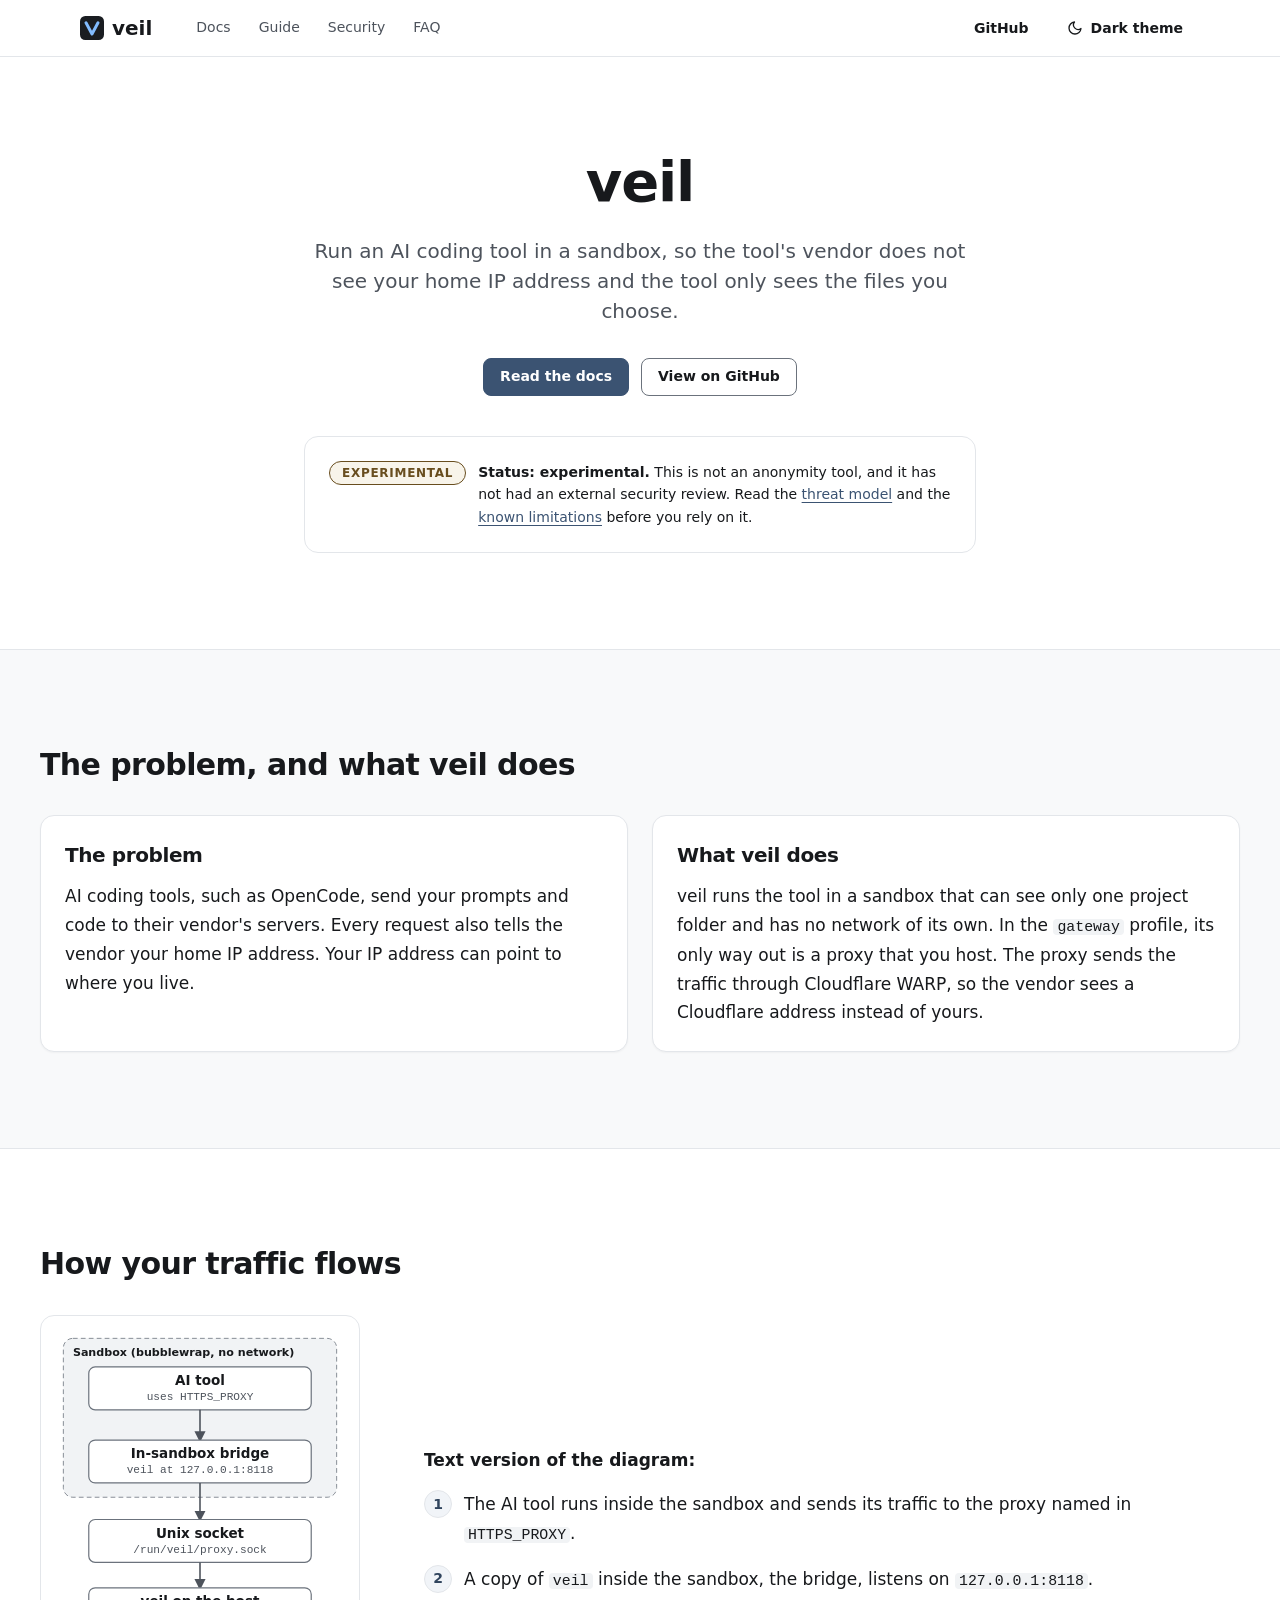
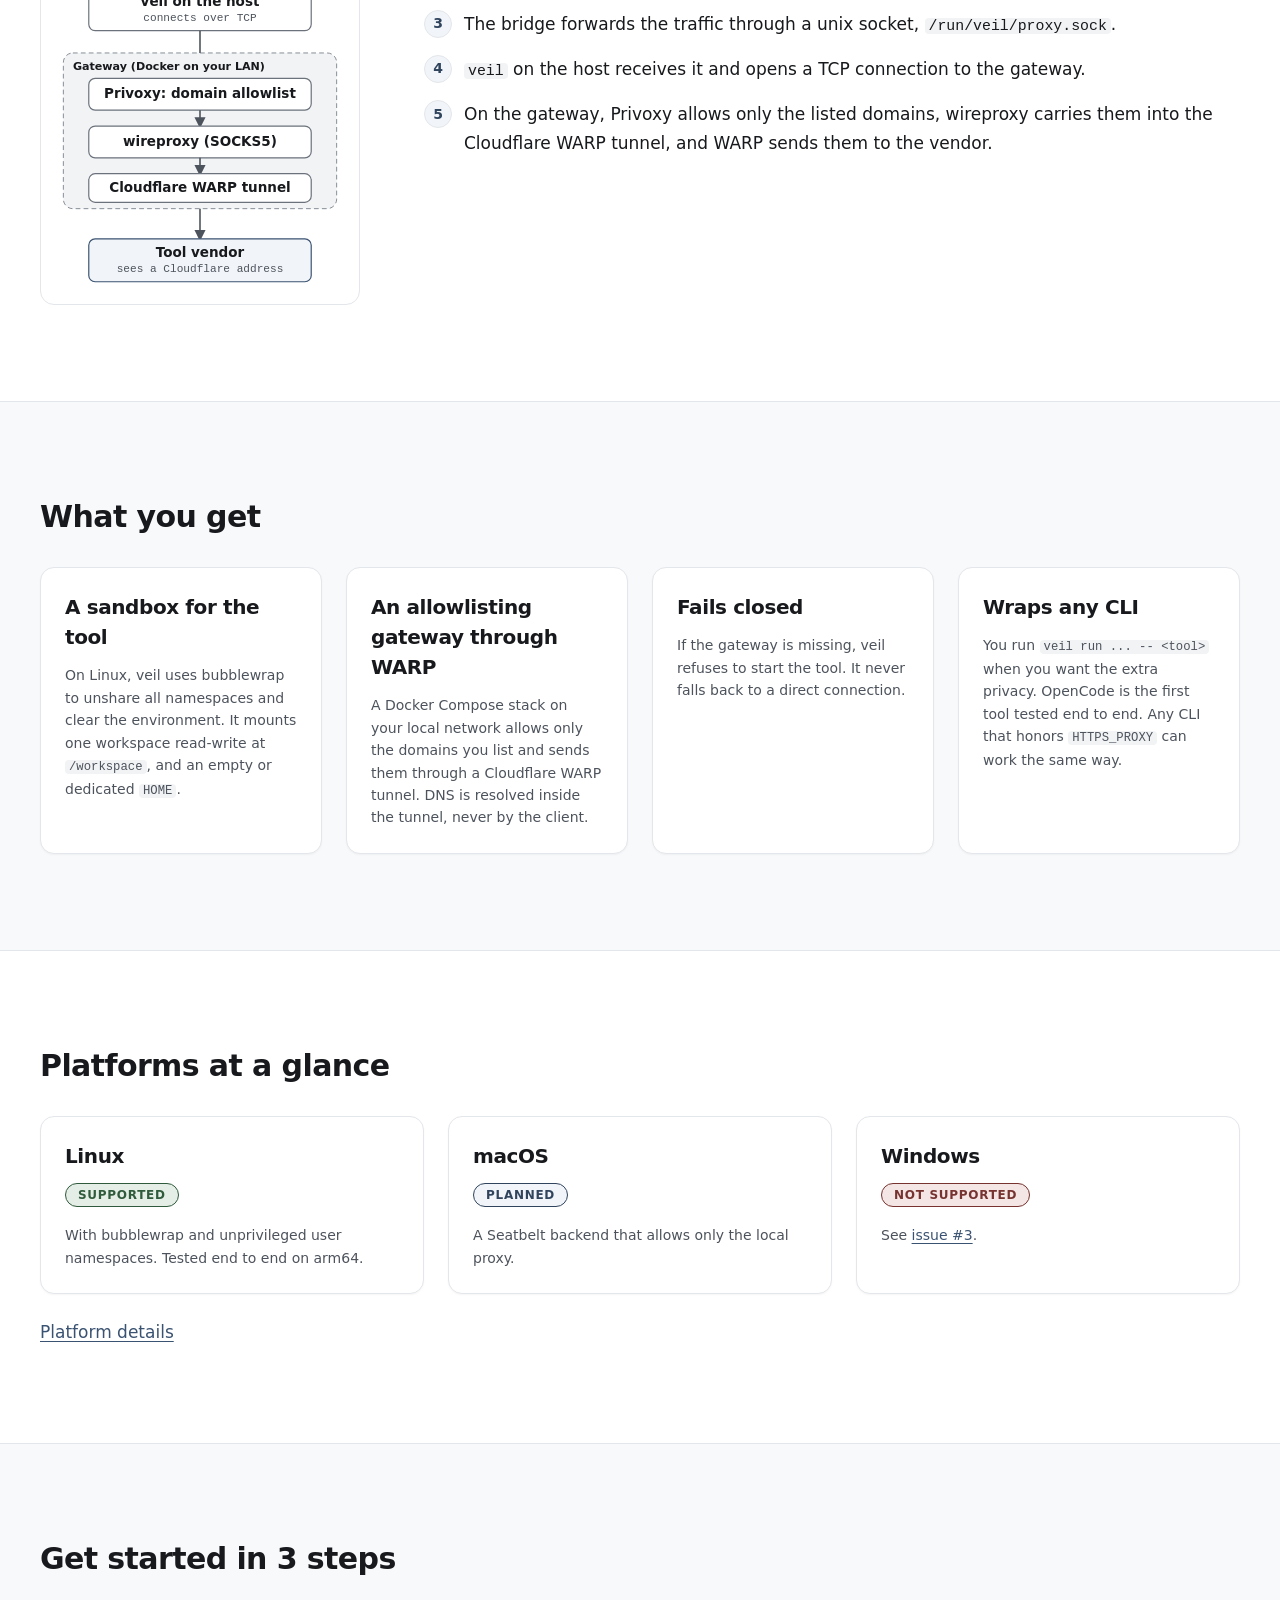
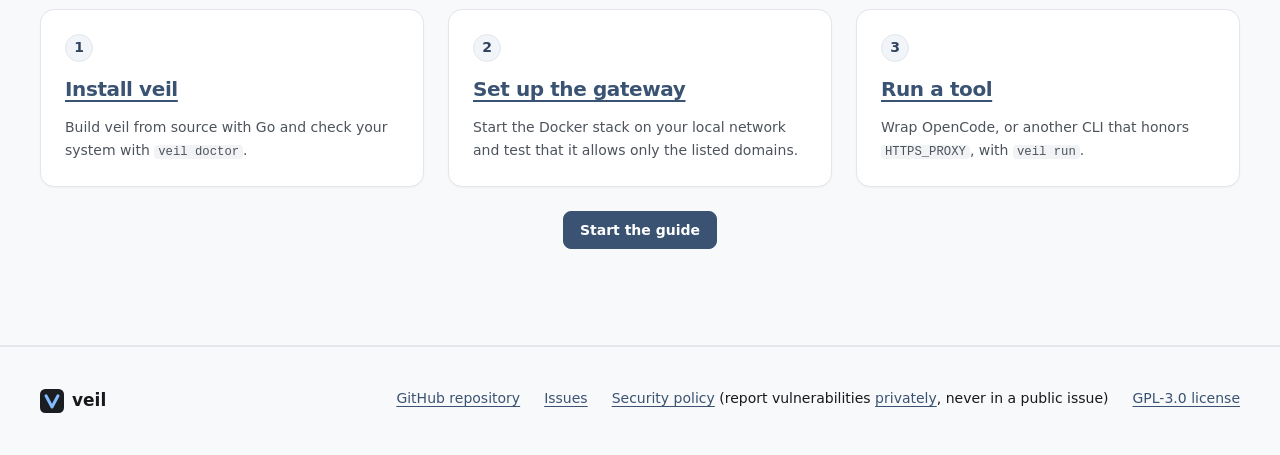
<file: site/index.html>
<!doctype html>
<html lang="en">
<head>
<meta charset="utf-8">
<meta name="viewport" content="width=device-width, initial-scale=1">
<meta http-equiv="Content-Security-Policy" content="default-src 'none'; style-src 'self'; script-src 'self'; img-src 'self' data:; base-uri 'none'; form-action 'none'">
<meta name="referrer" content="no-referrer">
<meta name="description" content="veil runs an AI coding CLI in a sandbox, so the tool's vendor does not see your home IP address and the tool only sees the files you choose.">
<title>veil: hide your home IP from AI coding tools</title>
<link rel="icon" href="favicon.svg" type="image/svg+xml">
<script src="theme.js"></script>
<link rel="stylesheet" href="core.css">
<link rel="stylesheet" href="landing.css">
<script src="app.js" defer></script>
</head>
<body>
<a class="skip-link" href="#main">Skip to main content</a>
<header class="topbar">
  <div class="topbar-inner">
    <a class="brand" href="index.html"><img src="favicon.svg" alt="" width="24" height="24">veil</a>
    <nav class="topnav" aria-label="Main">
      <ul><li><a href="docs/index.html">Docs</a></li><li><a href="docs/install.html">Guide</a></li><li><a href="docs/security.html">Security</a></li><li><a href="docs/faq.html">FAQ</a></li></ul>
    </nav>
    <div class="topbar-actions">
      <a class="btn btn-ghost" href="https://github.com/joaaomanooel/veil">GitHub</a>
      <button type="button" id="theme-toggle" class="btn btn-ghost" aria-pressed="false" hidden><svg class="icon" aria-hidden="true" viewBox="0 0 24 24"><path d="M21 12.8A9 9 0 1 1 11.2 3a7 7 0 0 0 9.8 9.8z"/></svg>Dark theme</button>
    </div>
  </div>
</header>
<main id="main" class="landing" tabindex="-1">
<section class="band hero" aria-labelledby="top">
<div class="band-inner">
<h1 id="top">veil</h1>
<p class="lead">Run an AI coding tool in a sandbox, so the tool's vendor does not see your home IP address and the tool only sees the files you choose.</p>
<div class="hero-actions">
<a class="btn btn-primary" href="docs/index.html">Read the docs</a>
<a class="btn" href="https://github.com/joaaomanooel/veil">View on GitHub</a>
</div>
<p class="hero-status"><span class="badge badge-warn">Experimental</span> <span><strong>Status: experimental.</strong> This is not an anonymity tool, and it has not had an external security review. Read the <a href="docs/security.html">threat model</a> and the <a href="docs/faq.html#limitations">known limitations</a> before you rely on it.</span></p>
</div>
</section>

<section class="band band-alt">
<div class="band-inner">
<h2>The problem, and what veil does</h2>
<div class="split">
<div class="card">
<h3>The problem</h3>
<p>AI coding tools, such as OpenCode, send your prompts and code to their vendor's servers. Every request also tells the vendor your home IP address. Your IP address can point to where you live.</p>
</div>
<div class="card">
<h3>What veil does</h3>
<p>veil runs the tool in a sandbox that can see only one project folder and has no network of its own. In the <code>gateway</code> profile, its only way out is a proxy that you host. The proxy sends the traffic through Cloudflare WARP, so the vendor sees a Cloudflare address instead of yours.</p>
</div>
</div>
</div>
</section>

<section class="band">
<div class="band-inner">
<h2>How your traffic flows</h2>
<figure class="diagram diagram-wide">
<div class="diagram-art">
<svg viewBox="0 0 360 700" role="img" aria-labelledby="diagram-title" aria-describedby="diagram-desc" focusable="false">
  <title id="diagram-title">Network flow of veil in the gateway profile</title>
  <desc id="diagram-desc">The tool talks to a bridge inside the sandbox. The bridge forwards through a unix socket to veil on the host. veil connects over TCP to the gateway, where Privoxy checks the allowlist, wireproxy carries the traffic into the Cloudflare WARP tunnel, and WARP sends it to the vendor. The same steps are listed as text next to the diagram.</desc>
  <defs>
    <marker id="arrow" viewBox="0 0 10 10" refX="5" refY="5" markerWidth="7" markerHeight="7" orient="auto-start-reverse">
      <path d="M0 0 L10 5 L0 10 z" class="d-arrowhead"/>
    </marker>
  </defs>
  <rect x="8" y="8" width="344" height="200" rx="12" class="d-group"/>
  <text x="20" y="30" class="d-group-label">Sandbox (bubblewrap, no network)</text>
  <rect x="40" y="44" width="280" height="54" rx="8" class="d-box"/>
  <text x="180" y="67" class="d-title">AI tool</text>
  <text x="180" y="86" class="d-sub">uses HTTPS_PROXY</text>
  <line x1="180" y1="98" x2="180" y2="132" class="d-line" marker-end="url(#arrow)"/>
  <rect x="40" y="136" width="280" height="54" rx="8" class="d-box"/>
  <text x="180" y="159" class="d-title">In-sandbox bridge</text>
  <text x="180" y="178" class="d-sub">veil at 127.0.0.1:8118</text>
  <line x1="180" y1="190" x2="180" y2="232" class="d-line" marker-end="url(#arrow)"/>
  <rect x="40" y="236" width="280" height="54" rx="8" class="d-box"/>
  <text x="180" y="259" class="d-title">Unix socket</text>
  <text x="180" y="278" class="d-sub">/run/veil/proxy.sock</text>
  <line x1="180" y1="290" x2="180" y2="318" class="d-line" marker-end="url(#arrow)"/>
  <rect x="40" y="322" width="280" height="54" rx="8" class="d-box"/>
  <text x="180" y="345" class="d-title">veil on the host</text>
  <text x="180" y="364" class="d-sub">connects over TCP</text>
  <line x1="180" y1="376" x2="180" y2="418" class="d-line" marker-end="url(#arrow)"/>
  <rect x="8" y="404" width="344" height="196" rx="12" class="d-group"/>
  <text x="20" y="426" class="d-group-label">Gateway (Docker on your LAN)</text>
  <rect x="40" y="436" width="280" height="40" rx="8" class="d-box"/>
  <text x="180" y="461" class="d-title">Privoxy: domain allowlist</text>
  <line x1="180" y1="476" x2="180" y2="492" class="d-line" marker-end="url(#arrow)"/>
  <rect x="40" y="496" width="280" height="40" rx="8" class="d-box"/>
  <text x="180" y="521" class="d-title">wireproxy (SOCKS5)</text>
  <line x1="180" y1="536" x2="180" y2="552" class="d-line" marker-end="url(#arrow)"/>
  <rect x="40" y="556" width="280" height="36" rx="8" class="d-box"/>
  <text x="180" y="579" class="d-title">Cloudflare WARP tunnel</text>
  <line x1="180" y1="600" x2="180" y2="634" class="d-line" marker-end="url(#arrow)"/>
  <rect x="40" y="638" width="280" height="54" rx="8" class="d-box d-end"/>
  <text x="180" y="661" class="d-title">Tool vendor</text>
  <text x="180" y="680" class="d-sub">sees a Cloudflare address</text>
</svg>
</div>
<figcaption>
<p class="figcaption-title">Text version of the diagram:</p>
<ol class="steps">
<li>The AI tool runs inside the sandbox and sends its traffic to the proxy named in <code>HTTPS_PROXY</code>.</li>
<li>A copy of <code>veil</code> inside the sandbox, the bridge, listens on <code>127.0.0.1:8118</code>.</li>
<li>The bridge forwards the traffic through a unix socket, <code>/run/veil/proxy.sock</code>.</li>
<li><code>veil</code> on the host receives it and opens a TCP connection to the gateway.</li>
<li>On the gateway, Privoxy allows only the listed domains, wireproxy carries them into the Cloudflare WARP tunnel, and WARP sends them to the vendor.</li>
</ol>
</figcaption>
</figure>
</div>
</section>

<section class="band band-alt">
<div class="band-inner">
<h2>What you get</h2>
<ul class="card-grid feature-grid">
<li class="card feature">
<h3>A sandbox for the tool</h3>
<p>On Linux, veil uses bubblewrap to unshare all namespaces and clear the environment. It mounts one workspace read-write at <code>/workspace</code>, and an empty or dedicated <code>HOME</code>.</p>
</li>
<li class="card feature">
<h3>An allowlisting gateway through WARP</h3>
<p>A Docker Compose stack on your local network allows only the domains you list and sends them through a Cloudflare WARP tunnel. DNS is resolved inside the tunnel, never by the client.</p>
</li>
<li class="card feature">
<h3>Fails closed</h3>
<p>If the gateway is missing, veil refuses to start the tool. It never falls back to a direct connection.</p>
</li>
<li class="card feature">
<h3>Wraps any CLI</h3>
<p>You run <code>veil run ... -- &lt;tool&gt;</code> when you want the extra privacy. OpenCode is the first tool tested end to end. Any CLI that honors <code>HTTPS_PROXY</code> can work the same way.</p>
</li>
</ul>
</div>
</section>

<section class="band">
<div class="band-inner">
<h2>Platforms at a glance</h2>
<ul class="card-grid">
<li class="card platform"><h3>Linux</h3><p><span class="badge badge-ok">Supported</span></p><p>With bubblewrap and unprivileged user namespaces. Tested end to end on arm64.</p></li>
<li class="card platform"><h3>macOS</h3><p><span class="badge badge-planned">Planned</span></p><p>A Seatbelt backend that allows only the local proxy.</p></li>
<li class="card platform"><h3>Windows</h3><p><span class="badge badge-no">Not supported</span></p><p>See <a href="https://github.com/joaaomanooel/veil/issues/3">issue #3</a>.</p></li>
</ul>
<p><a href="docs/how-it-works.html#platforms">Platform details</a></p>
</div>
</section>

<section class="band band-alt">
<div class="band-inner">
<h2>Get started in 3 steps</h2>
<ol class="card-grid step-cards">
<li class="card"><p class="step-num" aria-hidden="true">1</p><h3><a href="docs/install.html">Install veil</a></h3><p>Build veil from source with Go and check your system with <code>veil doctor</code>.</p></li>
<li class="card"><p class="step-num" aria-hidden="true">2</p><h3><a href="docs/gateway.html">Set up the gateway</a></h3><p>Start the Docker stack on your local network and test that it allows only the listed domains.</p></li>
<li class="card"><p class="step-num" aria-hidden="true">3</p><h3><a href="docs/run.html">Run a tool</a></h3><p>Wrap OpenCode, or another CLI that honors <code>HTTPS_PROXY</code>, with <code>veil run</code>.</p></li>
</ol>
<div class="cta">
<a class="btn btn-primary" href="docs/install.html">Start the guide</a>
</div>
</div>
</section>
</main>
<footer class="site-footer">
<div class="footer-inner">
<p class="footer-brand"><img src="favicon.svg" alt="" width="20" height="20">veil</p>
<ul class="footer-links">
<li><a href="https://github.com/joaaomanooel/veil">GitHub repository</a></li>
<li><a href="https://github.com/joaaomanooel/veil/issues">Issues</a></li>
<li><a href="https://github.com/joaaomanooel/veil/blob/main/SECURITY.md">Security policy</a> (report vulnerabilities <a href="https://github.com/joaaomanooel/veil/security/advisories/new">privately</a>, never in a public issue)</li>
<li><a href="https://github.com/joaaomanooel/veil/blob/main/LICENSE">GPL-3.0 license</a></li>
</ul>
</div>
</footer>
<div id="announcer" class="visually-hidden" aria-live="polite" aria-atomic="true"></div>
</body>
</html>
</file>
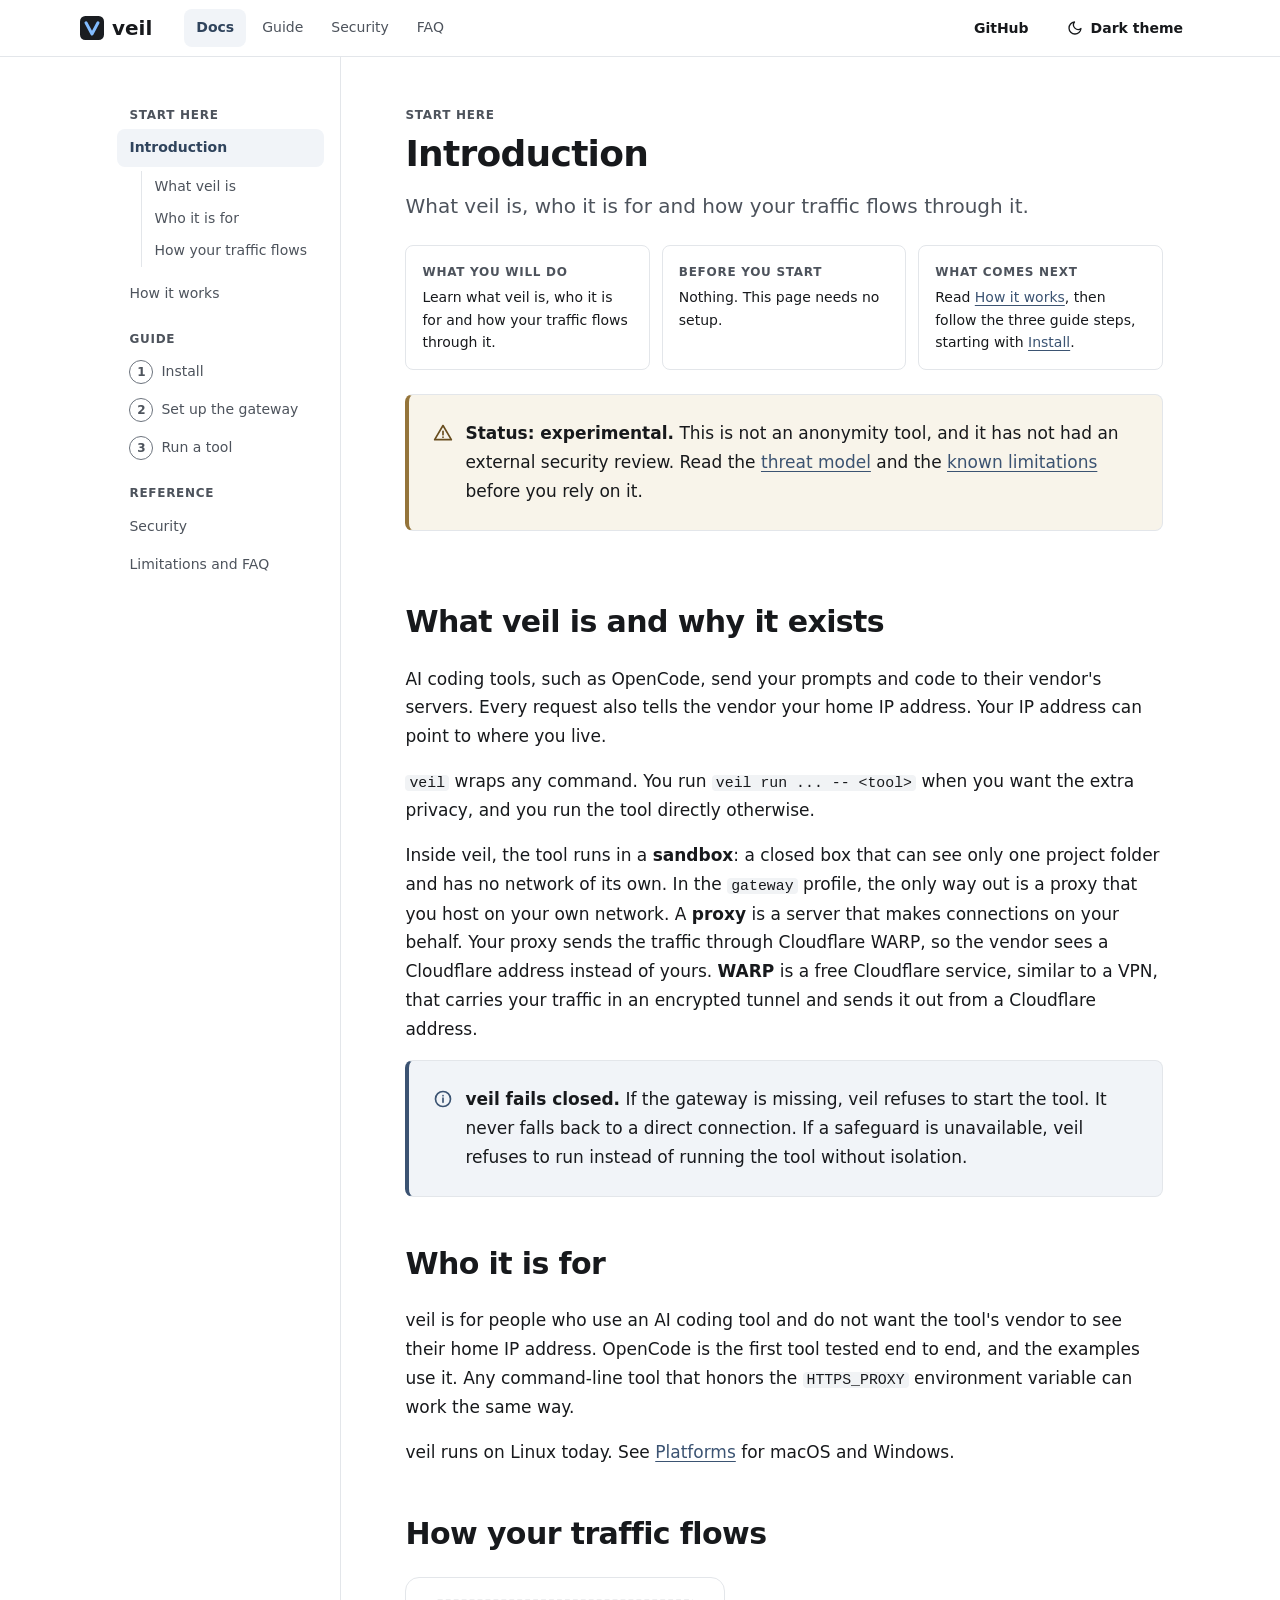
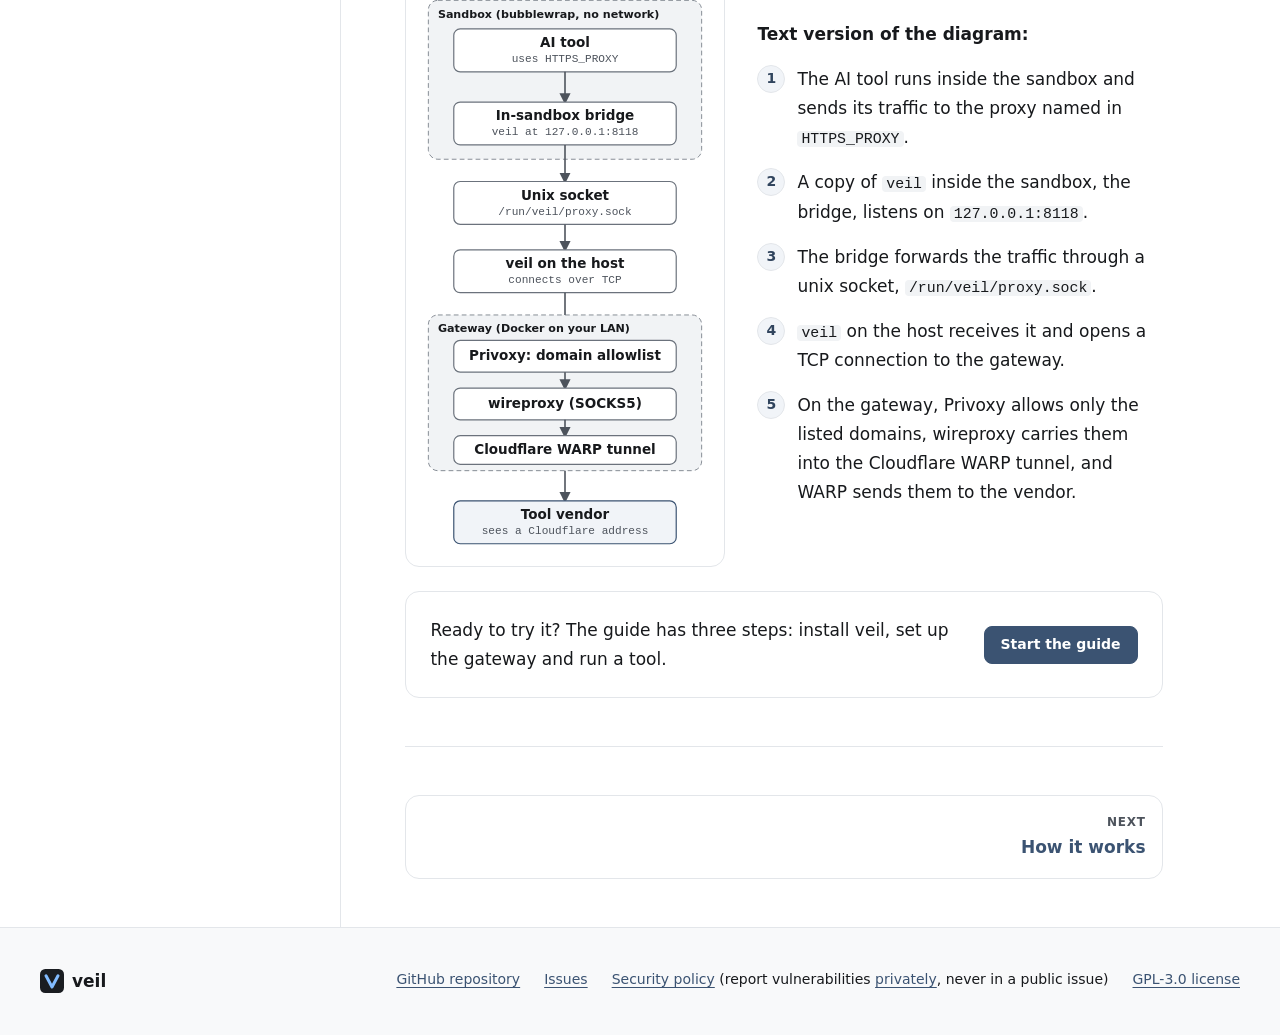
<file: site/docs/index.html>
<!doctype html>
<html lang="en">
<head>
<meta charset="utf-8">
<meta name="viewport" content="width=device-width, initial-scale=1">
<meta http-equiv="Content-Security-Policy" content="default-src 'none'; style-src 'self'; script-src 'self'; img-src 'self' data:; base-uri 'none'; form-action 'none'">
<meta name="referrer" content="no-referrer">
<meta name="description" content="What veil is, who it is for and how your traffic flows through it.">
<title>Introduction - veil docs</title>
<link rel="icon" href="../favicon.svg" type="image/svg+xml">
<script src="../theme.js"></script>
<link rel="stylesheet" href="../core.css">
<link rel="stylesheet" href="../docs.css">
<script src="../app.js" defer></script>
</head>
<body>
<a class="skip-link" href="#main">Skip to main content</a>
<header class="topbar">
  <div class="topbar-inner">
    <a class="brand" href="../index.html"><img src="../favicon.svg" alt="" width="24" height="24">veil</a>
    <nav class="topnav" aria-label="Main">
      <ul><li><a href="index.html" aria-current="page">Docs</a></li><li><a href="install.html">Guide</a></li><li><a href="security.html">Security</a></li><li><a href="faq.html">FAQ</a></li></ul>
    </nav>
    <div class="topbar-actions">
      <a class="btn btn-ghost" href="https://github.com/joaaomanooel/veil">GitHub</a>
      <button type="button" id="theme-toggle" class="btn btn-ghost" aria-pressed="false" hidden><svg class="icon" aria-hidden="true" viewBox="0 0 24 24"><path d="M21 12.8A9 9 0 1 1 11.2 3a7 7 0 0 0 9.8 9.8z"/></svg>Dark theme</button>
    </div>
  </div>
</header>
<div class="layout">
<nav class="sidebar" aria-label="Documentation">
  <button type="button" id="nav-toggle" class="btn nav-toggle" aria-expanded="false" aria-controls="nav-list">Menu<svg class="icon" aria-hidden="true" viewBox="0 0 24 24"><path d="m6 9 6 6 6-6"/></svg></button>
  <div id="nav-list" class="nav-list">
    <p class="nav-group" id="ng-start">Start here</p>
    <ol class="nav-pages" aria-labelledby="ng-start">
      <li><a href="index.html" aria-current="page">Introduction</a>
        <ul class="toc" aria-label="On this page">
          <li><a href="#what">What veil is</a></li>
          <li><a href="#who">Who it is for</a></li>
          <li><a href="#flow">How your traffic flows</a></li>
        </ul>
      </li>
      <li><a href="how-it-works.html">How it works</a></li>
    </ol>
    <p class="nav-group" id="ng-guide">Guide</p>
    <ol class="nav-pages" aria-labelledby="ng-guide">
      <li><a href="install.html"><span class="nav-step"><span class="visually-hidden">Step </span>1<span class="visually-hidden">:</span></span> Install</a></li>
      <li><a href="gateway.html"><span class="nav-step"><span class="visually-hidden">Step </span>2<span class="visually-hidden">:</span></span> Set up the gateway</a></li>
      <li><a href="run.html"><span class="nav-step"><span class="visually-hidden">Step </span>3<span class="visually-hidden">:</span></span> Run a tool</a></li>
    </ol>
    <p class="nav-group" id="ng-ref">Reference</p>
    <ol class="nav-pages" aria-labelledby="ng-ref">
      <li><a href="security.html">Security</a></li>
      <li><a href="faq.html">Limitations and FAQ</a></li>
    </ol>
  </div>
</nav>
<main id="main" class="content" tabindex="-1">
<div class="page-head">
<p class="eyebrow">Start here</p>
<h1 id="top">Introduction</h1>
<p class="lead">What veil is, who it is for and how your traffic flows through it.</p>
</div>
<dl class="page-intro">
<div><dt>What you will do</dt><dd>Learn what veil is, who it is for and how your traffic flows through it.</dd></div>
<div><dt>Before you start</dt><dd>Nothing. This page needs no setup.</dd></div>
<div><dt>What comes next</dt><dd>Read <a href="how-it-works.html">How it works</a>, then follow the three guide steps, starting with <a href="install.html">Install</a>.</dd></div>
</dl>
<div class="callout callout-warn">
<svg class="icon" aria-hidden="true" viewBox="0 0 24 24"><path d="M12 3 2 20h20L12 3z"/><path d="M12 10v4M12 17h.01"/></svg>
<p><strong>Status: experimental.</strong> This is not an anonymity tool, and it has not had an external security review. Read the <a href="security.html">threat model</a> and the <a href="faq.html#limitations">known limitations</a> before you rely on it.</p>
</div>

<section id="what">
<h2>What veil is and why it exists</h2>
<p>AI coding tools, such as OpenCode, send your prompts and code to their vendor's servers. Every request also tells the vendor your home IP address. Your IP address can point to where you live.</p>
<p><code>veil</code> wraps any command. You run <code>veil run ... -- &lt;tool&gt;</code> when you want the extra privacy, and you run the tool directly otherwise.</p>
<p>Inside veil, the tool runs in a <dfn>sandbox</dfn>: a closed box that can see only one project folder and has no network of its own. In the <code>gateway</code> profile, the only way out is a proxy that you host on your own network. A <dfn>proxy</dfn> is a server that makes connections on your behalf. Your proxy sends the traffic through Cloudflare WARP, so the vendor sees a Cloudflare address instead of yours. <dfn>WARP</dfn> is a free Cloudflare service, similar to a VPN, that carries your traffic in an encrypted tunnel and sends it out from a Cloudflare address.</p>
<div class="callout callout-note">
<svg class="icon" aria-hidden="true" viewBox="0 0 24 24"><circle cx="12" cy="12" r="9"/><path d="M12 16v-5M12 8h.01"/></svg>
<p><strong>veil fails closed.</strong> If the gateway is missing, veil refuses to start the tool. It never falls back to a direct connection. If a safeguard is unavailable, veil refuses to run instead of running the tool without isolation.</p>
</div>
</section>

<section id="who">
<h2>Who it is for</h2>
<p>veil is for people who use an AI coding tool and do not want the tool's vendor to see their home IP address. OpenCode is the first tool tested end to end, and the examples use it. Any command-line tool that honors the <code>HTTPS_PROXY</code> environment variable can work the same way.</p>
<p>veil runs on Linux today. See <a href="how-it-works.html#platforms">Platforms</a> for macOS and Windows.</p>
</section>

<section id="flow">
<h2>How your traffic flows</h2>
<figure class="diagram">
<div class="diagram-art">
<svg viewBox="0 0 360 700" role="img" aria-labelledby="diagram-title" aria-describedby="diagram-desc" focusable="false">
  <title id="diagram-title">Network flow of veil in the gateway profile</title>
  <desc id="diagram-desc">The tool talks to a bridge inside the sandbox. The bridge forwards through a unix socket to veil on the host. veil connects over TCP to the gateway, where Privoxy checks the allowlist, wireproxy carries the traffic into the Cloudflare WARP tunnel, and WARP sends it to the vendor. The same steps are listed as text next to the diagram.</desc>
  <defs>
    <marker id="arrow" viewBox="0 0 10 10" refX="5" refY="5" markerWidth="7" markerHeight="7" orient="auto-start-reverse">
      <path d="M0 0 L10 5 L0 10 z" class="d-arrowhead"/>
    </marker>
  </defs>
  <rect x="8" y="8" width="344" height="200" rx="12" class="d-group"/>
  <text x="20" y="30" class="d-group-label">Sandbox (bubblewrap, no network)</text>
  <rect x="40" y="44" width="280" height="54" rx="8" class="d-box"/>
  <text x="180" y="67" class="d-title">AI tool</text>
  <text x="180" y="86" class="d-sub">uses HTTPS_PROXY</text>
  <line x1="180" y1="98" x2="180" y2="132" class="d-line" marker-end="url(#arrow)"/>
  <rect x="40" y="136" width="280" height="54" rx="8" class="d-box"/>
  <text x="180" y="159" class="d-title">In-sandbox bridge</text>
  <text x="180" y="178" class="d-sub">veil at 127.0.0.1:8118</text>
  <line x1="180" y1="190" x2="180" y2="232" class="d-line" marker-end="url(#arrow)"/>
  <rect x="40" y="236" width="280" height="54" rx="8" class="d-box"/>
  <text x="180" y="259" class="d-title">Unix socket</text>
  <text x="180" y="278" class="d-sub">/run/veil/proxy.sock</text>
  <line x1="180" y1="290" x2="180" y2="318" class="d-line" marker-end="url(#arrow)"/>
  <rect x="40" y="322" width="280" height="54" rx="8" class="d-box"/>
  <text x="180" y="345" class="d-title">veil on the host</text>
  <text x="180" y="364" class="d-sub">connects over TCP</text>
  <line x1="180" y1="376" x2="180" y2="418" class="d-line" marker-end="url(#arrow)"/>
  <rect x="8" y="404" width="344" height="196" rx="12" class="d-group"/>
  <text x="20" y="426" class="d-group-label">Gateway (Docker on your LAN)</text>
  <rect x="40" y="436" width="280" height="40" rx="8" class="d-box"/>
  <text x="180" y="461" class="d-title">Privoxy: domain allowlist</text>
  <line x1="180" y1="476" x2="180" y2="492" class="d-line" marker-end="url(#arrow)"/>
  <rect x="40" y="496" width="280" height="40" rx="8" class="d-box"/>
  <text x="180" y="521" class="d-title">wireproxy (SOCKS5)</text>
  <line x1="180" y1="536" x2="180" y2="552" class="d-line" marker-end="url(#arrow)"/>
  <rect x="40" y="556" width="280" height="36" rx="8" class="d-box"/>
  <text x="180" y="579" class="d-title">Cloudflare WARP tunnel</text>
  <line x1="180" y1="600" x2="180" y2="634" class="d-line" marker-end="url(#arrow)"/>
  <rect x="40" y="638" width="280" height="54" rx="8" class="d-box d-end"/>
  <text x="180" y="661" class="d-title">Tool vendor</text>
  <text x="180" y="680" class="d-sub">sees a Cloudflare address</text>
</svg>
</div>
<figcaption>
<p class="figcaption-title">Text version of the diagram:</p>
<ol class="steps">
<li>The AI tool runs inside the sandbox and sends its traffic to the proxy named in <code>HTTPS_PROXY</code>.</li>
<li>A copy of <code>veil</code> inside the sandbox, the bridge, listens on <code>127.0.0.1:8118</code>.</li>
<li>The bridge forwards the traffic through a unix socket, <code>/run/veil/proxy.sock</code>.</li>
<li><code>veil</code> on the host receives it and opens a TCP connection to the gateway.</li>
<li>On the gateway, Privoxy allows only the listed domains, wireproxy carries them into the Cloudflare WARP tunnel, and WARP sends them to the vendor.</li>
</ol>
</figcaption>
</figure>
<div class="cta">
<p>Ready to try it? The guide has three steps: install veil, set up the gateway and run a tool.</p>
<a class="btn btn-primary" href="install.html">Start the guide</a>
</div>
</section>
<nav class="pager" aria-label="Previous and next pages">
<a class="pager-link pager-next" href="how-it-works.html" rel="next"><span class="pager-label">Next</span> <span class="pager-title">How it works</span></a>
</nav>
</main>
</div>
<footer class="site-footer">
<div class="footer-inner">
<p class="footer-brand"><img src="../favicon.svg" alt="" width="20" height="20">veil</p>
<ul class="footer-links">
<li><a href="https://github.com/joaaomanooel/veil">GitHub repository</a></li>
<li><a href="https://github.com/joaaomanooel/veil/issues">Issues</a></li>
<li><a href="https://github.com/joaaomanooel/veil/blob/main/SECURITY.md">Security policy</a> (report vulnerabilities <a href="https://github.com/joaaomanooel/veil/security/advisories/new">privately</a>, never in a public issue)</li>
<li><a href="https://github.com/joaaomanooel/veil/blob/main/LICENSE">GPL-3.0 license</a></li>
</ul>
</div>
</footer>
<div id="announcer" class="visually-hidden" aria-live="polite" aria-atomic="true"></div>
</body>
</html>
</file>
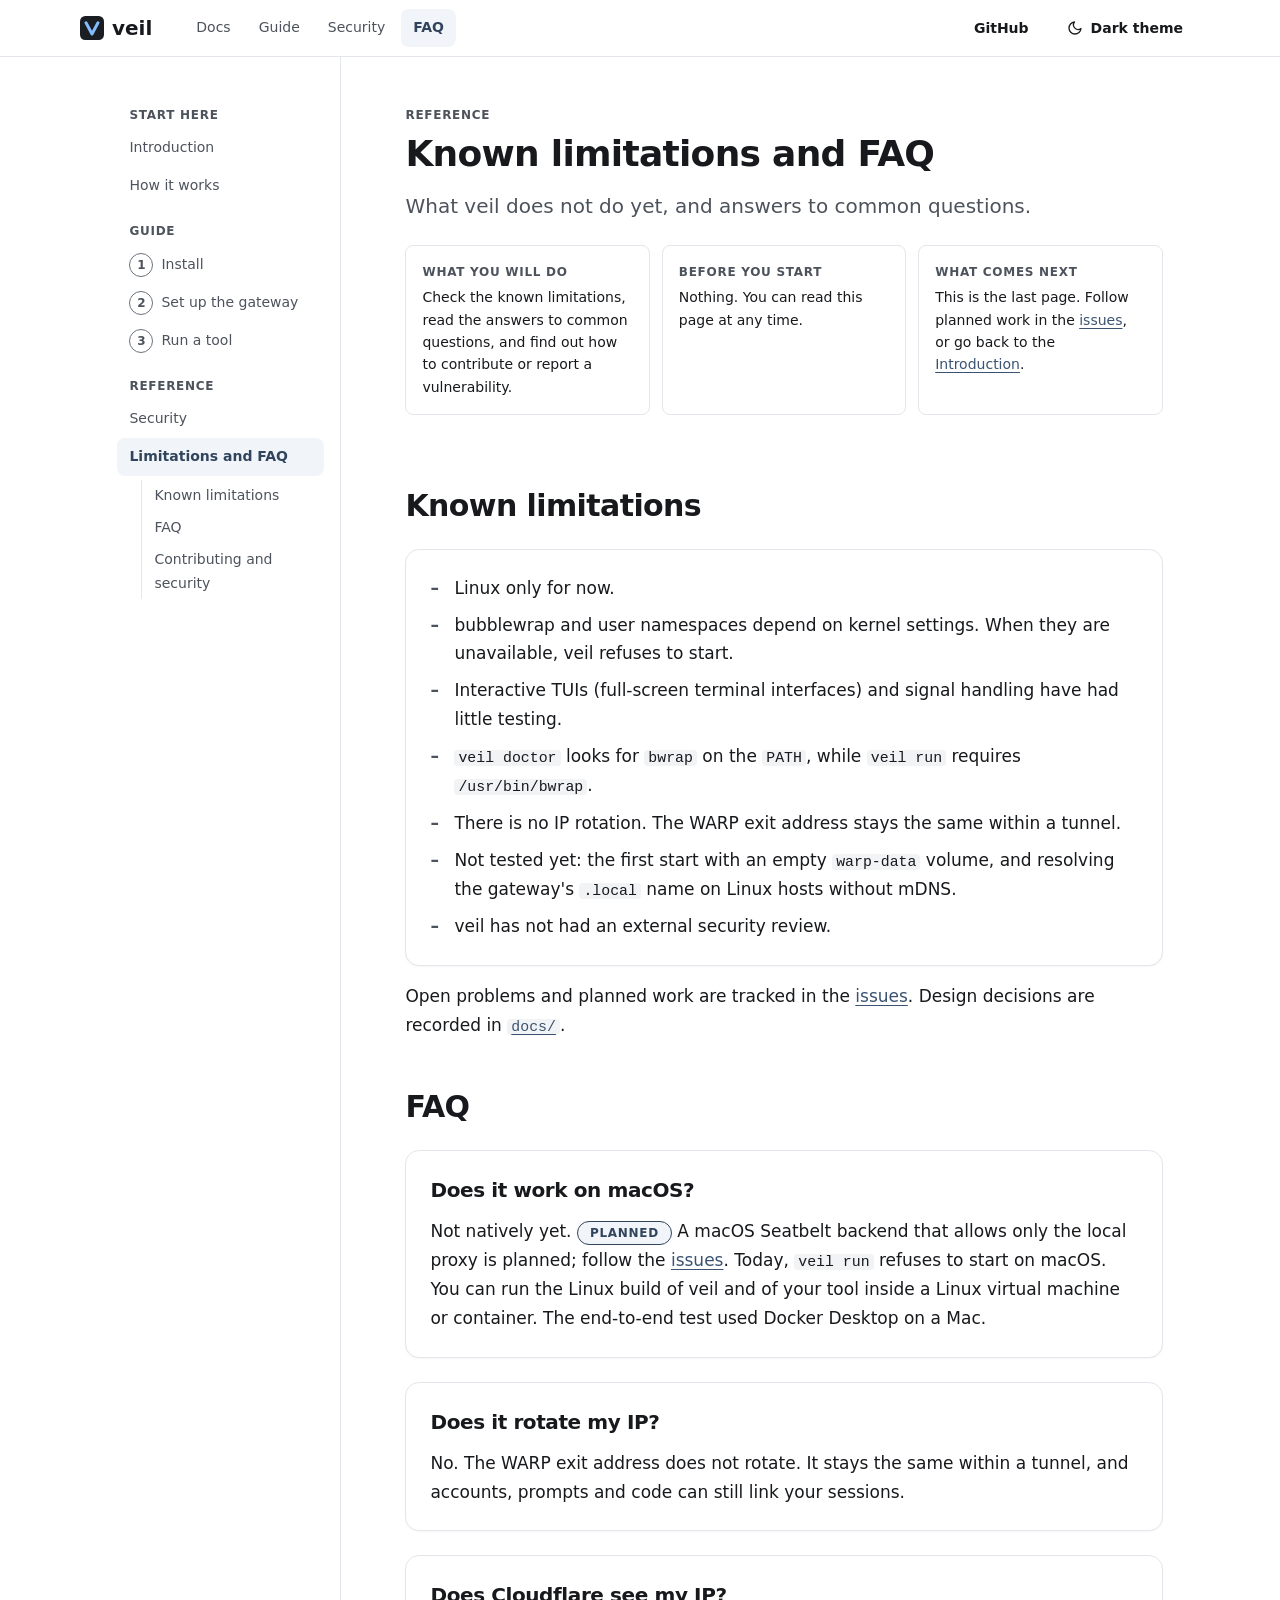
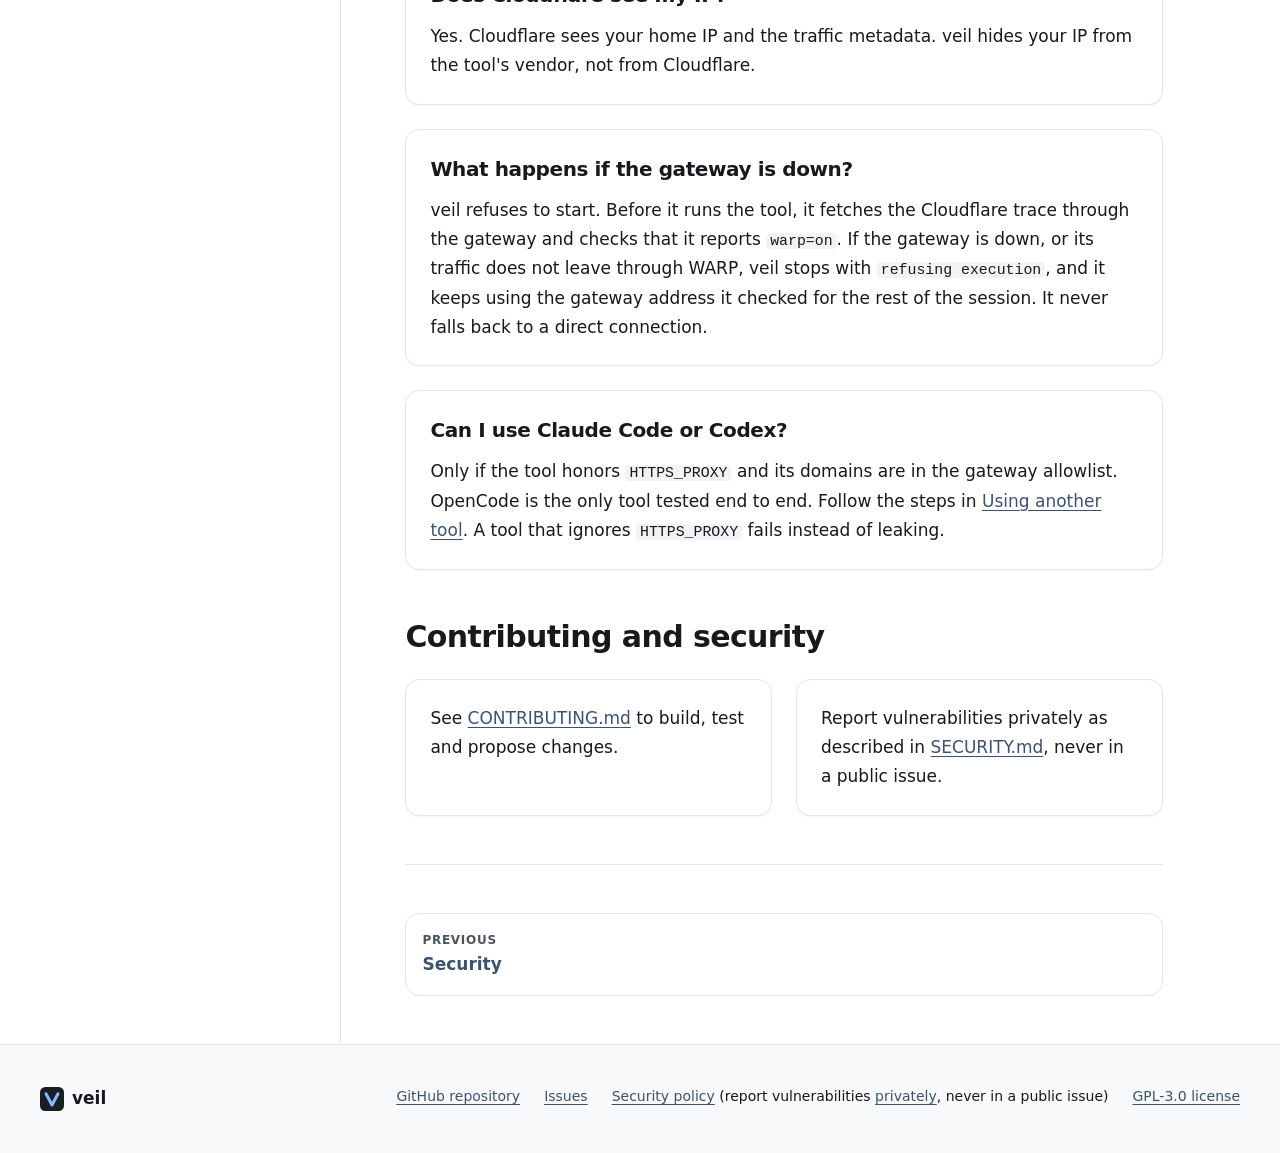
<file: site/docs/faq.html>
<!doctype html>
<html lang="en">
<head>
<meta charset="utf-8">
<meta name="viewport" content="width=device-width, initial-scale=1">
<meta http-equiv="Content-Security-Policy" content="default-src 'none'; style-src 'self'; script-src 'self'; img-src 'self' data:; base-uri 'none'; form-action 'none'">
<meta name="referrer" content="no-referrer">
<meta name="description" content="Known limitations of veil, answers to common questions, and how to contribute or report a vulnerability.">
<title>Known limitations and FAQ - veil</title>
<link rel="icon" href="../favicon.svg" type="image/svg+xml">
<script src="../theme.js"></script>
<link rel="stylesheet" href="../core.css">
<link rel="stylesheet" href="../docs.css">
<script src="../app.js" defer></script>
</head>
<body>
<a class="skip-link" href="#main">Skip to main content</a>
<header class="topbar">
  <div class="topbar-inner">
    <a class="brand" href="../index.html"><img src="../favicon.svg" alt="" width="24" height="24">veil</a>
    <nav class="topnav" aria-label="Main">
      <ul><li><a href="index.html">Docs</a></li><li><a href="install.html">Guide</a></li><li><a href="security.html">Security</a></li><li><a href="faq.html" aria-current="page">FAQ</a></li></ul>
    </nav>
    <div class="topbar-actions">
      <a class="btn btn-ghost" href="https://github.com/joaaomanooel/veil">GitHub</a>
      <button type="button" id="theme-toggle" class="btn btn-ghost" aria-pressed="false" hidden><svg class="icon" aria-hidden="true" viewBox="0 0 24 24"><path d="M21 12.8A9 9 0 1 1 11.2 3a7 7 0 0 0 9.8 9.8z"/></svg>Dark theme</button>
    </div>
  </div>
</header>
<div class="layout">
<nav class="sidebar" aria-label="Documentation">
  <button type="button" id="nav-toggle" class="btn nav-toggle" aria-expanded="false" aria-controls="nav-list">Menu<svg class="icon" aria-hidden="true" viewBox="0 0 24 24"><path d="m6 9 6 6 6-6"/></svg></button>
  <div id="nav-list" class="nav-list">
    <p class="nav-group" id="ng-start">Start here</p>
    <ol class="nav-pages" aria-labelledby="ng-start">
      <li><a href="index.html">Introduction</a></li>
      <li><a href="how-it-works.html">How it works</a></li>
    </ol>
    <p class="nav-group" id="ng-guide">Guide</p>
    <ol class="nav-pages" aria-labelledby="ng-guide">
      <li><a href="install.html"><span class="nav-step"><span class="visually-hidden">Step </span>1<span class="visually-hidden">:</span></span> Install</a></li>
      <li><a href="gateway.html"><span class="nav-step"><span class="visually-hidden">Step </span>2<span class="visually-hidden">:</span></span> Set up the gateway</a></li>
      <li><a href="run.html"><span class="nav-step"><span class="visually-hidden">Step </span>3<span class="visually-hidden">:</span></span> Run a tool</a></li>
    </ol>
    <p class="nav-group" id="ng-ref">Reference</p>
    <ol class="nav-pages" aria-labelledby="ng-ref">
      <li><a href="security.html">Security</a></li>
      <li><a href="faq.html" aria-current="page">Limitations and FAQ</a>
        <ul class="toc" aria-label="On this page">
          <li><a href="#limitations">Known limitations</a></li>
          <li><a href="#faq">FAQ</a></li>
          <li><a href="#contributing">Contributing and security</a></li>
        </ul>
      </li>
    </ol>
  </div>
</nav>
<main id="main" class="content" tabindex="-1">
<div class="page-head">
<p class="eyebrow">Reference</p>
<h1 id="top">Known limitations and FAQ</h1>
<p class="lead">What veil does not do yet, and answers to common questions.</p>
</div>
<dl class="page-intro">
<div><dt>What you will do</dt><dd>Check the known limitations, read the answers to common questions, and find out how to contribute or report a vulnerability.</dd></div>
<div><dt>Before you start</dt><dd>Nothing. You can read this page at any time.</dd></div>
<div><dt>What comes next</dt><dd>This is the last page. Follow planned work in the <a href="https://github.com/joaaomanooel/veil/issues">issues</a>, or go back to the <a href="index.html">Introduction</a>.</dd></div>
</dl>

<section id="limitations">
<h2>Known limitations</h2>
<ul class="card dash-list">
<li>Linux only for now.</li>
<li>bubblewrap and user namespaces depend on kernel settings. When they are unavailable, veil refuses to start.</li>
<li>Interactive TUIs (full-screen terminal interfaces) and signal handling have had little testing.</li>
<li><code>veil doctor</code> looks for <code>bwrap</code> on the <code>PATH</code>, while <code>veil run</code> requires <code>/usr/bin/bwrap</code>.</li>
<li>There is no IP rotation. The WARP exit address stays the same within a tunnel.</li>
<li>Not tested yet: the first start with an empty <code>warp-data</code> volume, and resolving the gateway's <code>.local</code> name on Linux hosts without mDNS.</li>
<li>veil has not had an external security review.</li>
</ul>
<p>Open problems and planned work are tracked in the <a href="https://github.com/joaaomanooel/veil/issues">issues</a>. Design decisions are recorded in <a href="https://github.com/joaaomanooel/veil/tree/main/docs"><code>docs/</code></a>.</p>
</section>

<section id="faq">
<h2>FAQ</h2>
<div class="card-stack">
<div class="card">
<h3>Does it work on macOS?</h3>
<p>Not natively yet. <span class="badge badge-planned">Planned</span> A macOS Seatbelt backend that allows only the local proxy is planned; follow the <a href="https://github.com/joaaomanooel/veil/issues">issues</a>. Today, <code>veil run</code> refuses to start on macOS. You can run the Linux build of veil and of your tool inside a Linux virtual machine or container. The end-to-end test used Docker Desktop on a Mac.</p>
</div>
<div class="card">
<h3>Does it rotate my IP?</h3>
<p>No. The WARP exit address does not rotate. It stays the same within a tunnel, and accounts, prompts and code can still link your sessions.</p>
</div>
<div class="card">
<h3>Does Cloudflare see my IP?</h3>
<p>Yes. Cloudflare sees your home IP and the traffic metadata. veil hides your IP from the tool's vendor, not from Cloudflare.</p>
</div>
<div class="card">
<h3>What happens if the gateway is down?</h3>
<p>veil refuses to start. Before it runs the tool, it fetches the Cloudflare trace through the gateway and checks that it reports <code>warp=on</code>. If the gateway is down, or its traffic does not leave through WARP, veil stops with <code>refusing execution</code>, and it keeps using the gateway address it checked for the rest of the session. It never falls back to a direct connection.</p>
</div>
<div class="card">
<h3>Can I use Claude Code or Codex?</h3>
<p>Only if the tool honors <code>HTTPS_PROXY</code> and its domains are in the gateway allowlist. OpenCode is the only tool tested end to end. Follow the steps in <a href="run.html#other-tools">Using another tool</a>. A tool that ignores <code>HTTPS_PROXY</code> fails instead of leaking.</p>
</div>
</div>
</section>

<section id="contributing">
<h2>Contributing and security</h2>
<ul class="card-grid practice-grid">
<li class="card">See <a href="https://github.com/joaaomanooel/veil/blob/main/CONTRIBUTING.md">CONTRIBUTING.md</a> to build, test and propose changes.</li>
<li class="card">Report vulnerabilities privately as described in <a href="https://github.com/joaaomanooel/veil/blob/main/SECURITY.md">SECURITY.md</a>, never in a public issue.</li>
</ul>
</section>
<nav class="pager" aria-label="Previous and next pages">
<a class="pager-link pager-prev" href="security.html" rel="prev"><span class="pager-label">Previous</span> <span class="pager-title">Security</span></a>
</nav>
</main>
</div>
<footer class="site-footer">
<div class="footer-inner">
<p class="footer-brand"><img src="../favicon.svg" alt="" width="20" height="20">veil</p>
<ul class="footer-links">
<li><a href="https://github.com/joaaomanooel/veil">GitHub repository</a></li>
<li><a href="https://github.com/joaaomanooel/veil/issues">Issues</a></li>
<li><a href="https://github.com/joaaomanooel/veil/blob/main/SECURITY.md">Security policy</a> (report vulnerabilities <a href="https://github.com/joaaomanooel/veil/security/advisories/new">privately</a>, never in a public issue)</li>
<li><a href="https://github.com/joaaomanooel/veil/blob/main/LICENSE">GPL-3.0 license</a></li>
</ul>
</div>
</footer>
<div id="announcer" class="visually-hidden" aria-live="polite" aria-atomic="true"></div>
</body>
</html>
</file>
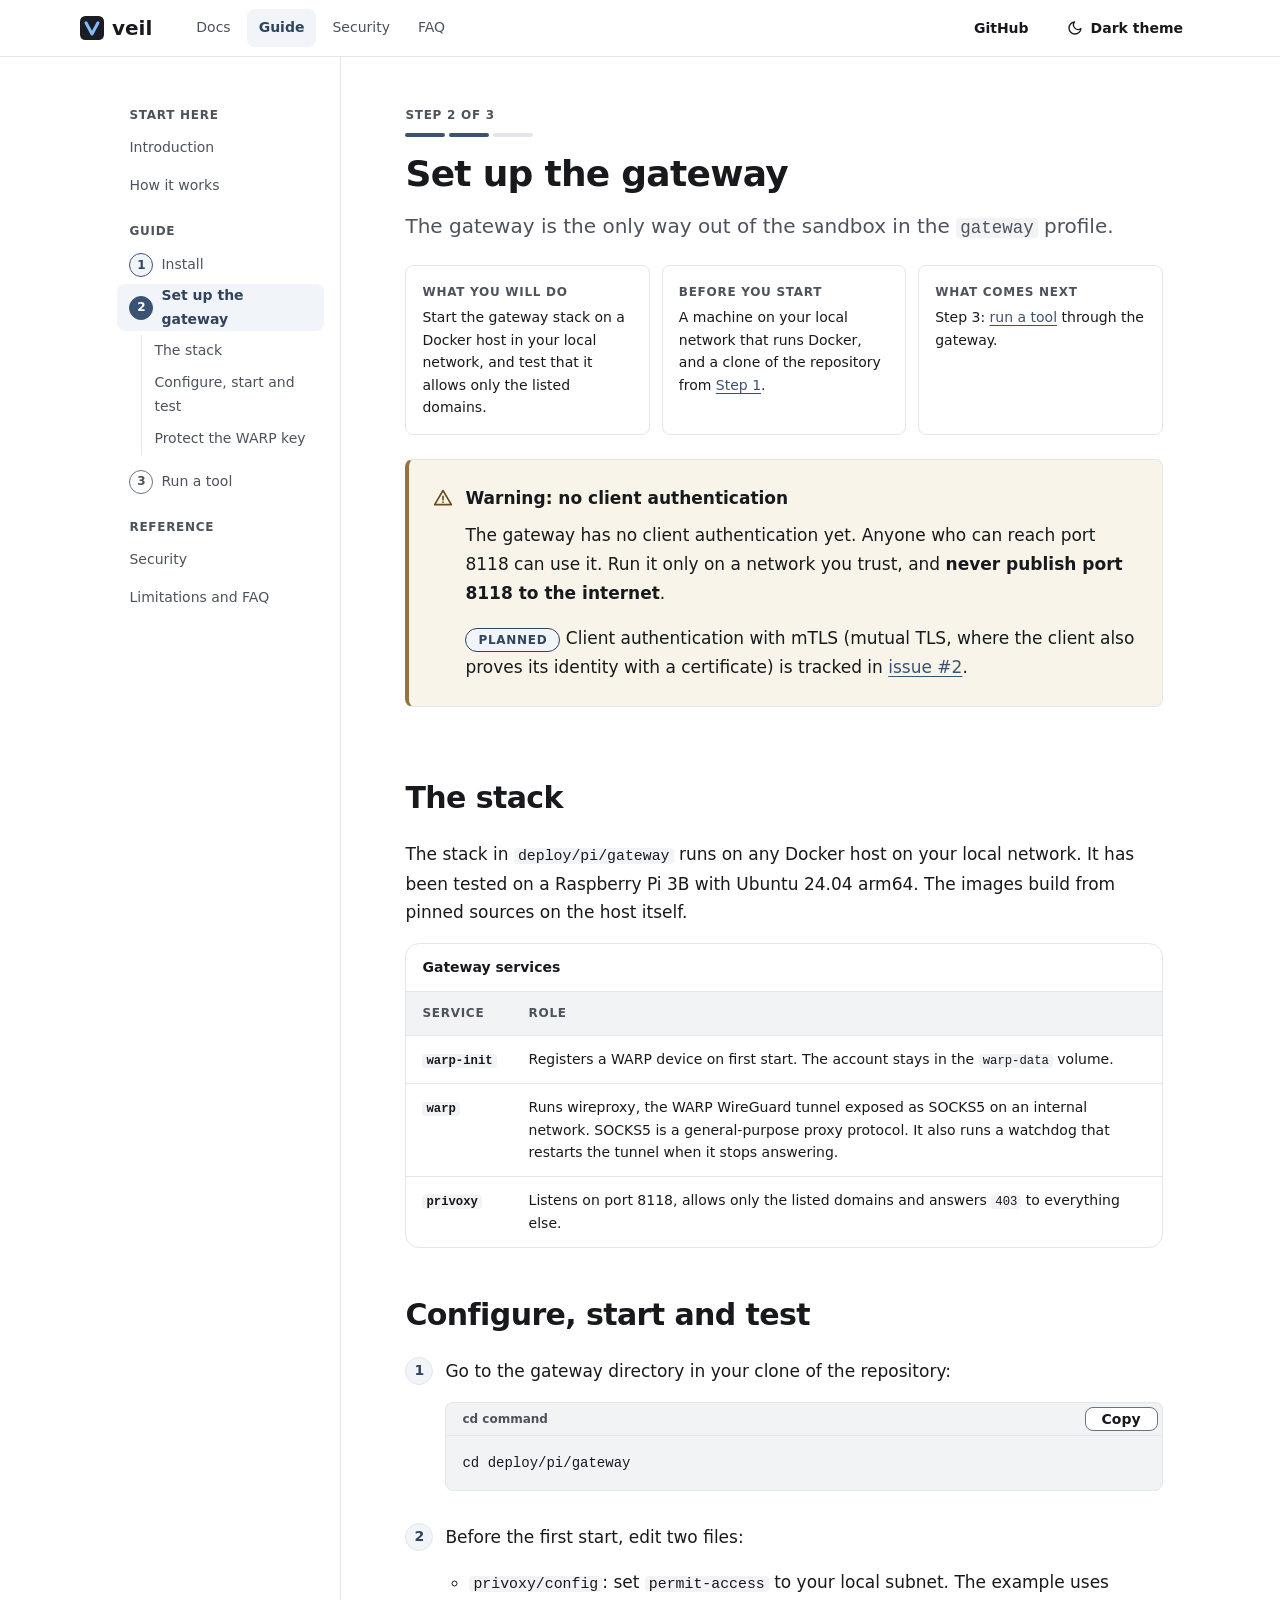
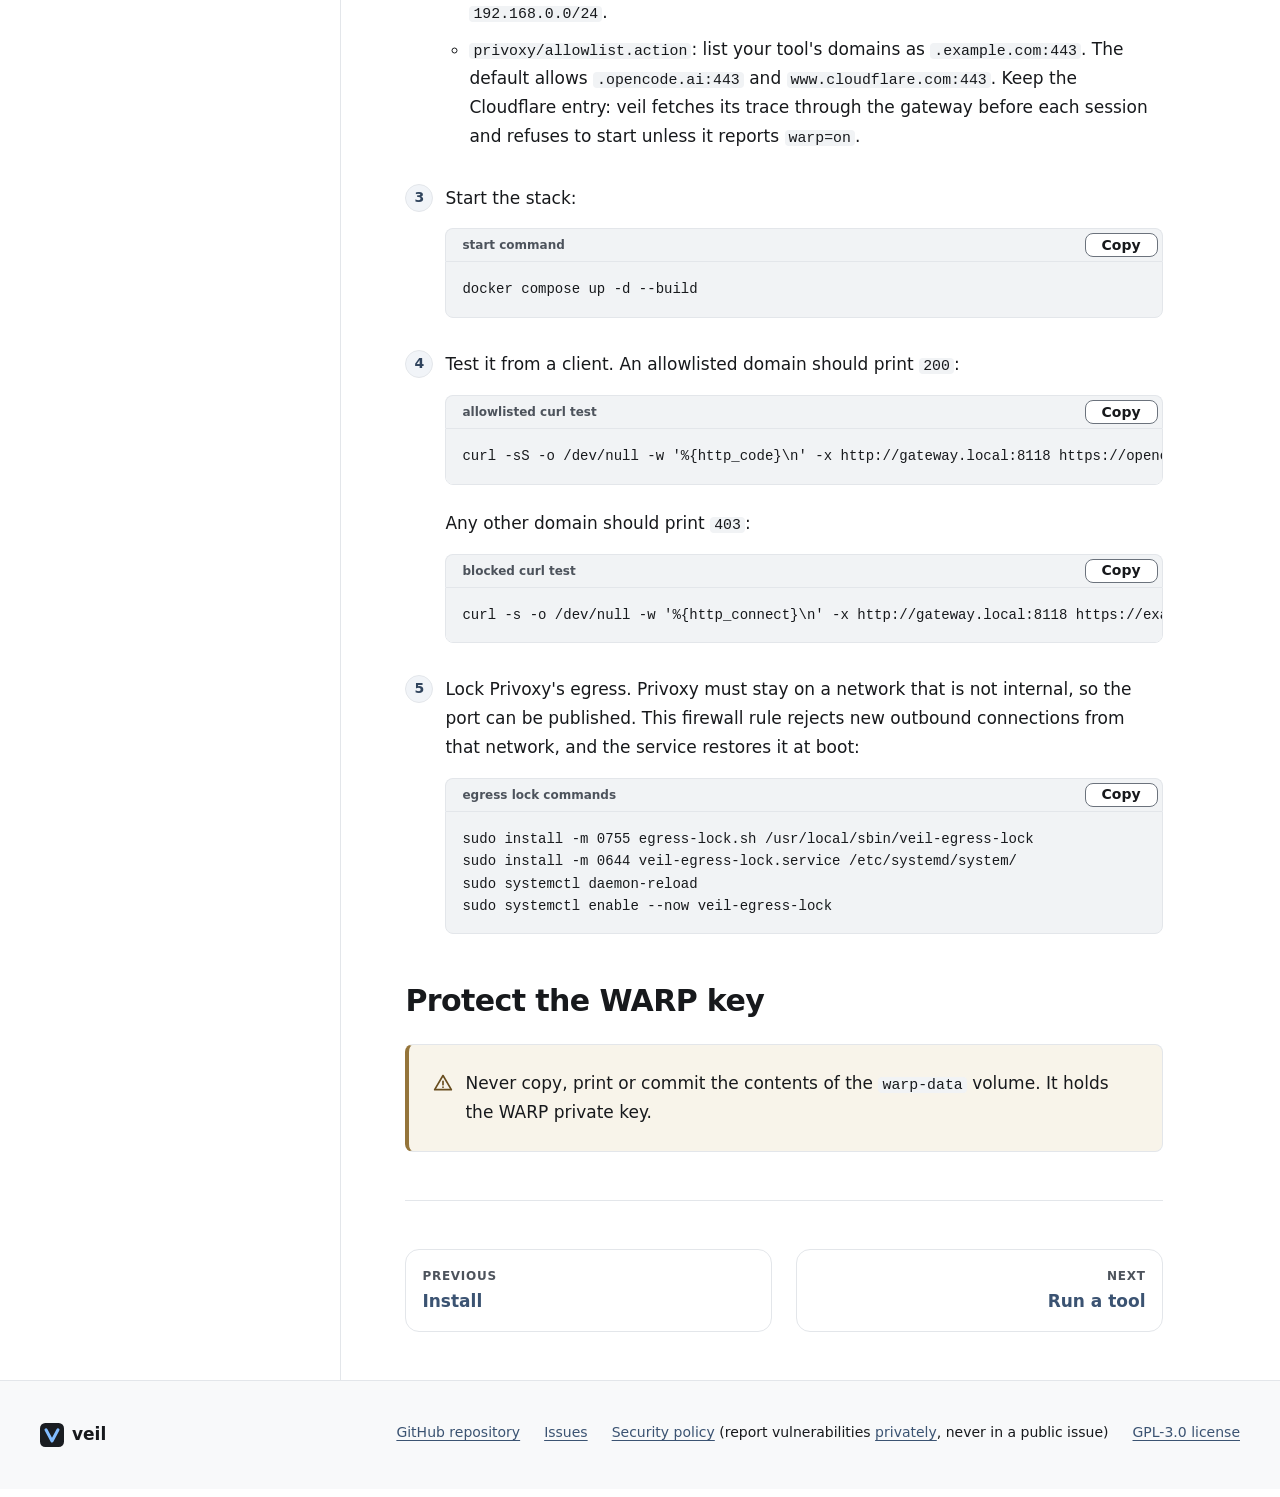
<file: site/docs/gateway.html>
<!doctype html>
<html lang="en">
<head>
<meta charset="utf-8">
<meta name="viewport" content="width=device-width, initial-scale=1">
<meta http-equiv="Content-Security-Policy" content="default-src 'none'; style-src 'self'; script-src 'self'; img-src 'self' data:; base-uri 'none'; form-action 'none'">
<meta name="referrer" content="no-referrer">
<meta name="description" content="Set up the allowlisting gateway that sends traffic through Cloudflare WARP.">
<title>Step 2: Set up the gateway - veil</title>
<link rel="icon" href="../favicon.svg" type="image/svg+xml">
<script src="../theme.js"></script>
<link rel="stylesheet" href="../core.css">
<link rel="stylesheet" href="../docs.css">
<script src="../app.js" defer></script>
</head>
<body>
<a class="skip-link" href="#main">Skip to main content</a>
<header class="topbar">
  <div class="topbar-inner">
    <a class="brand" href="../index.html"><img src="../favicon.svg" alt="" width="24" height="24">veil</a>
    <nav class="topnav" aria-label="Main">
      <ul><li><a href="index.html">Docs</a></li><li><a href="install.html" class="is-active">Guide</a></li><li><a href="security.html">Security</a></li><li><a href="faq.html">FAQ</a></li></ul>
    </nav>
    <div class="topbar-actions">
      <a class="btn btn-ghost" href="https://github.com/joaaomanooel/veil">GitHub</a>
      <button type="button" id="theme-toggle" class="btn btn-ghost" aria-pressed="false" hidden><svg class="icon" aria-hidden="true" viewBox="0 0 24 24"><path d="M21 12.8A9 9 0 1 1 11.2 3a7 7 0 0 0 9.8 9.8z"/></svg>Dark theme</button>
    </div>
  </div>
</header>
<div class="layout">
<nav class="sidebar" aria-label="Documentation">
  <button type="button" id="nav-toggle" class="btn nav-toggle" aria-expanded="false" aria-controls="nav-list">Menu<svg class="icon" aria-hidden="true" viewBox="0 0 24 24"><path d="m6 9 6 6 6-6"/></svg></button>
  <div id="nav-list" class="nav-list">
    <p class="nav-group" id="ng-start">Start here</p>
    <ol class="nav-pages" aria-labelledby="ng-start">
      <li><a href="index.html">Introduction</a></li>
      <li><a href="how-it-works.html">How it works</a></li>
    </ol>
    <p class="nav-group" id="ng-guide">Guide</p>
    <ol class="nav-pages" aria-labelledby="ng-guide">
      <li><a href="install.html"><span class="nav-step is-done"><span class="visually-hidden">Step </span>1<span class="visually-hidden">:</span></span> Install</a></li>
      <li><a href="gateway.html" aria-current="page"><span class="nav-step is-current"><span class="visually-hidden">Step </span>2<span class="visually-hidden">:</span></span> Set up the gateway</a>
        <ul class="toc" aria-label="On this page">
          <li><a href="#stack">The stack</a></li>
          <li><a href="#setup">Configure, start and test</a></li>
          <li><a href="#key">Protect the WARP key</a></li>
        </ul>
      </li>
      <li><a href="run.html"><span class="nav-step"><span class="visually-hidden">Step </span>3<span class="visually-hidden">:</span></span> Run a tool</a></li>
    </ol>
    <p class="nav-group" id="ng-ref">Reference</p>
    <ol class="nav-pages" aria-labelledby="ng-ref">
      <li><a href="security.html">Security</a></li>
      <li><a href="faq.html">Limitations and FAQ</a></li>
    </ol>
  </div>
</nav>
<main id="main" class="content" tabindex="-1">
<div class="page-head">
<p class="eyebrow">Step 2 of 3</p>
<div class="progress" aria-hidden="true"><span class="is-done"></span><span class="is-done"></span><span class=""></span></div>
<h1 id="top">Set up the gateway</h1>
<p class="lead">The gateway is the only way out of the sandbox in the <code>gateway</code> profile.</p>
</div>
<dl class="page-intro">
<div><dt>What you will do</dt><dd>Start the gateway stack on a Docker host in your local network, and test that it allows only the listed domains.</dd></div>
<div><dt>Before you start</dt><dd>A machine on your local network that runs Docker, and a clone of the repository from <a href="install.html">Step 1</a>.</dd></div>
<div><dt>What comes next</dt><dd>Step 3: <a href="run.html">run a tool</a> through the gateway.</dd></div>
</dl>

<div class="callout callout-warn" role="note" aria-labelledby="warn-h">
<svg class="icon" aria-hidden="true" viewBox="0 0 24 24"><path d="M12 3 2 20h20L12 3z"/><path d="M12 10v4M12 17h.01"/></svg>
<div>
<p id="warn-h" class="callout-title">Warning: no client authentication</p>
<p>The gateway has no client authentication yet. Anyone who can reach port 8118 can use it. Run it only on a network you trust, and <strong>never publish port 8118 to the internet</strong>.</p>
<p><span class="badge badge-planned">Planned</span> Client authentication with mTLS (mutual TLS, where the client also proves its identity with a certificate) is tracked in <a href="https://github.com/joaaomanooel/veil/issues/2">issue #2</a>.</p>
</div>
</div>

<section id="stack">
<h2>The stack</h2>
<p>The stack in <code>deploy/pi/gateway</code> runs on any Docker host on your local network. It has been tested on a Raspberry Pi 3B with Ubuntu 24.04 arm64. The images build from pinned sources on the host itself.</p>
<div class="table-scroll" tabindex="0" role="group" aria-label="Gateway services">
<table>
<caption>Gateway services</caption>
<thead><tr><th scope="col">Service</th><th scope="col">Role</th></tr></thead>
<tbody>
<tr><th scope="row"><code>warp-init</code></th><td>Registers a WARP device on first start. The account stays in the <code>warp-data</code> volume.</td></tr>
<tr><th scope="row"><code>warp</code></th><td>Runs wireproxy, the WARP WireGuard tunnel exposed as SOCKS5 on an internal network. SOCKS5 is a general-purpose proxy protocol. It also runs a watchdog that restarts the tunnel when it stops answering.</td></tr>
<tr><th scope="row"><code>privoxy</code></th><td>Listens on port 8118, allows only the listed domains and answers <code>403</code> to everything else.</td></tr>
</tbody>
</table>
</div>
</section>

<section id="setup">
<h2>Configure, start and test</h2>
<ol class="steps steps-long">
<li>
<p>Go to the gateway directory in your clone of the repository:</p>
<div class="code">
<pre data-copy="cd command" tabindex="0"><code>cd deploy/pi/gateway</code></pre>
</div>
</li>
<li>
<p>Before the first start, edit two files:</p>
<ul>
<li><code>privoxy/config</code>: set <code>permit-access</code> to your local subnet. The example uses <code>192.168.0.0/24</code>.</li>
<li><code>privoxy/allowlist.action</code>: list your tool's domains as <code>.example.com:443</code>. The default allows <code>.opencode.ai:443</code> and <code>www.cloudflare.com:443</code>. Keep the Cloudflare entry: veil fetches its trace through the gateway before each session and refuses to start unless it reports <code>warp=on</code>.</li>
</ul>
</li>
<li>
<p>Start the stack:</p>
<div class="code">
<pre data-copy="start command" tabindex="0"><code>docker compose up -d --build</code></pre>
</div>
</li>
<li>
<p>Test it from a client. An allowlisted domain should print <code>200</code>:</p>
<div class="code">
<pre data-copy="allowlisted curl test" tabindex="0"><code>curl -sS -o /dev/null -w '%{http_code}\n' -x http://gateway.local:8118 https://opencode.ai/</code></pre>
</div>
<p>Any other domain should print <code>403</code>:</p>
<div class="code">
<pre data-copy="blocked curl test" tabindex="0"><code>curl -s -o /dev/null -w '%{http_connect}\n' -x http://gateway.local:8118 https://example.com/</code></pre>
</div>
</li>
<li>
<p>Lock Privoxy's egress. Privoxy must stay on a network that is not internal, so the port can be published. This firewall rule rejects new outbound connections from that network, and the service restores it at boot:</p>
<div class="code">
<pre data-copy="egress lock commands" tabindex="0"><code>sudo install -m 0755 egress-lock.sh /usr/local/sbin/veil-egress-lock
sudo install -m 0644 veil-egress-lock.service /etc/systemd/system/
sudo systemctl daemon-reload
sudo systemctl enable --now veil-egress-lock</code></pre>
</div>
</li>
</ol>
</section>

<section id="key">
<h2>Protect the WARP key</h2>
<div class="callout callout-warn">
<svg class="icon" aria-hidden="true" viewBox="0 0 24 24"><path d="M12 3 2 20h20L12 3z"/><path d="M12 10v4M12 17h.01"/></svg>
<p>Never copy, print or commit the contents of the <code>warp-data</code> volume. It holds the WARP private key.</p>
</div>
</section>
<nav class="pager" aria-label="Previous and next pages">
<a class="pager-link pager-prev" href="install.html" rel="prev"><span class="pager-label">Previous</span> <span class="pager-title">Install</span></a>
<a class="pager-link pager-next" href="run.html" rel="next"><span class="pager-label">Next</span> <span class="pager-title">Run a tool</span></a>
</nav>
</main>
</div>
<footer class="site-footer">
<div class="footer-inner">
<p class="footer-brand"><img src="../favicon.svg" alt="" width="20" height="20">veil</p>
<ul class="footer-links">
<li><a href="https://github.com/joaaomanooel/veil">GitHub repository</a></li>
<li><a href="https://github.com/joaaomanooel/veil/issues">Issues</a></li>
<li><a href="https://github.com/joaaomanooel/veil/blob/main/SECURITY.md">Security policy</a> (report vulnerabilities <a href="https://github.com/joaaomanooel/veil/security/advisories/new">privately</a>, never in a public issue)</li>
<li><a href="https://github.com/joaaomanooel/veil/blob/main/LICENSE">GPL-3.0 license</a></li>
</ul>
</div>
</footer>
<div id="announcer" class="visually-hidden" aria-live="polite" aria-atomic="true"></div>
</body>
</html>
</file>
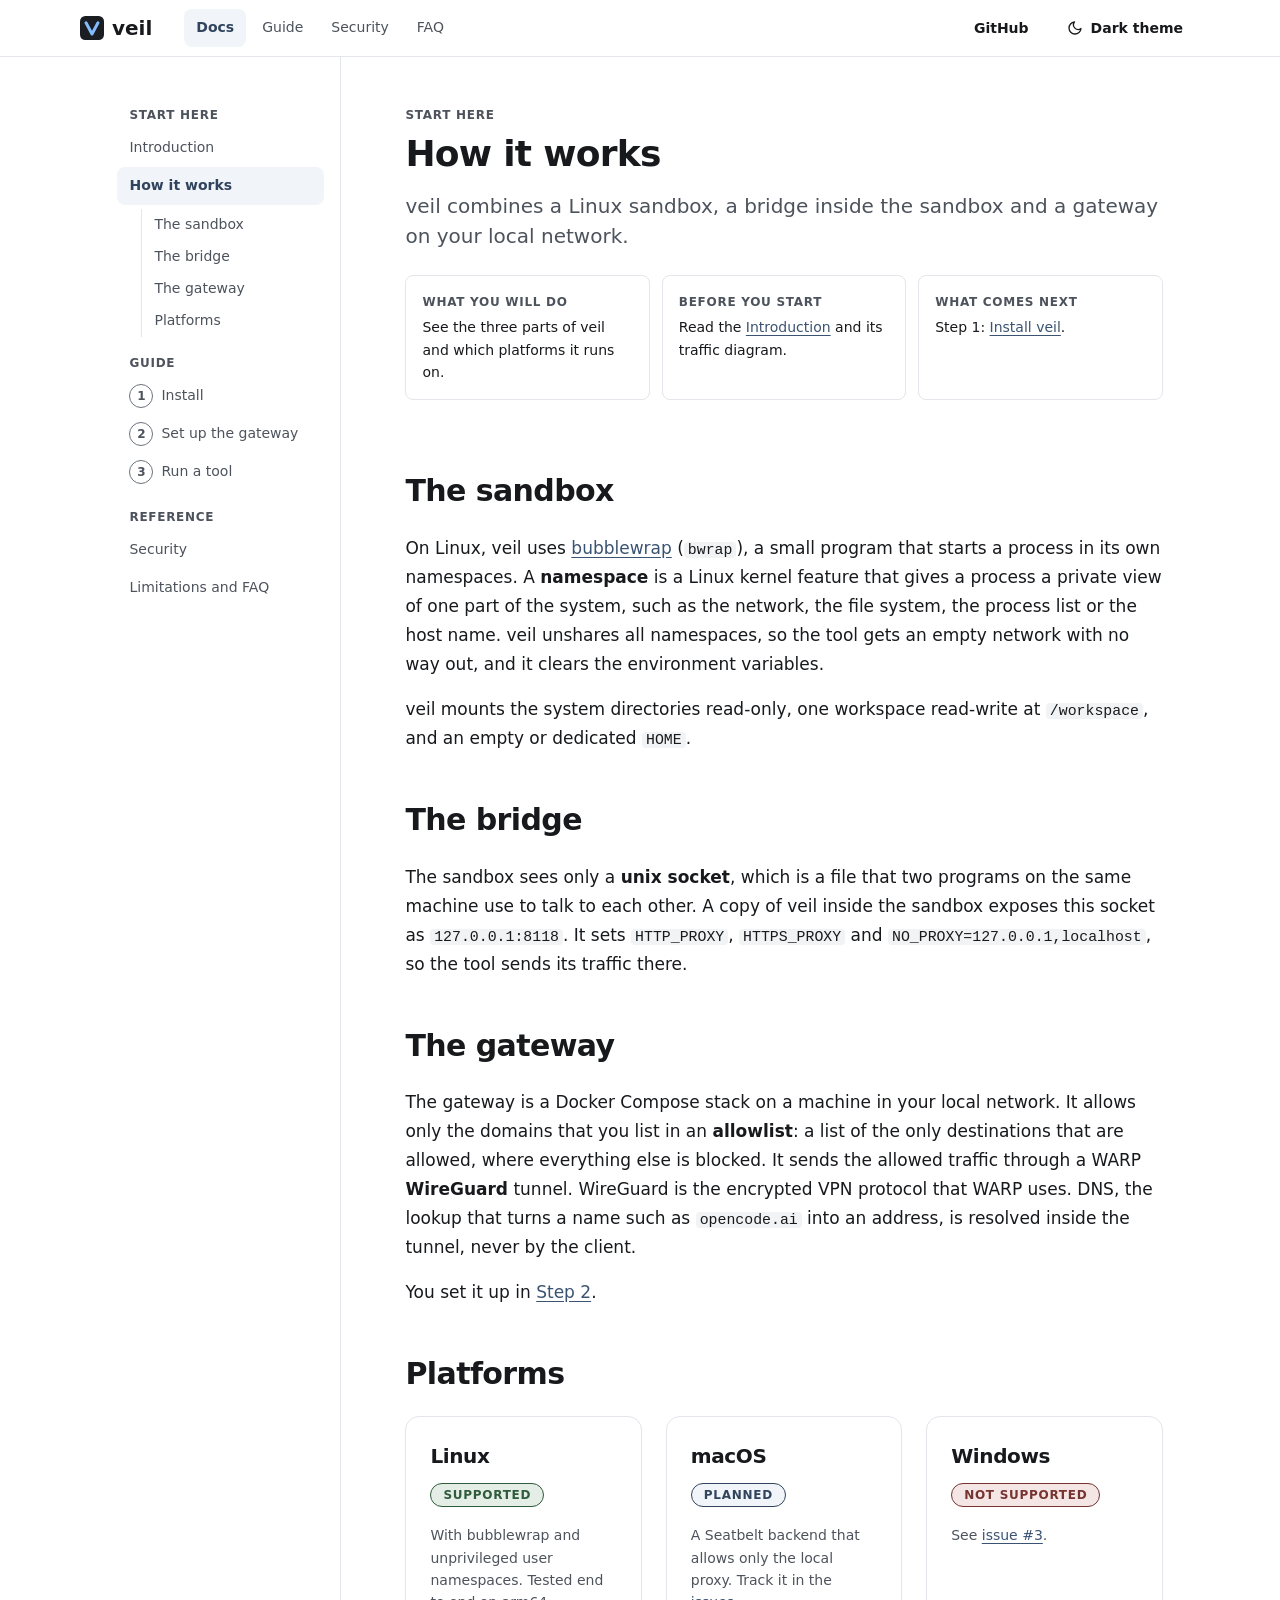
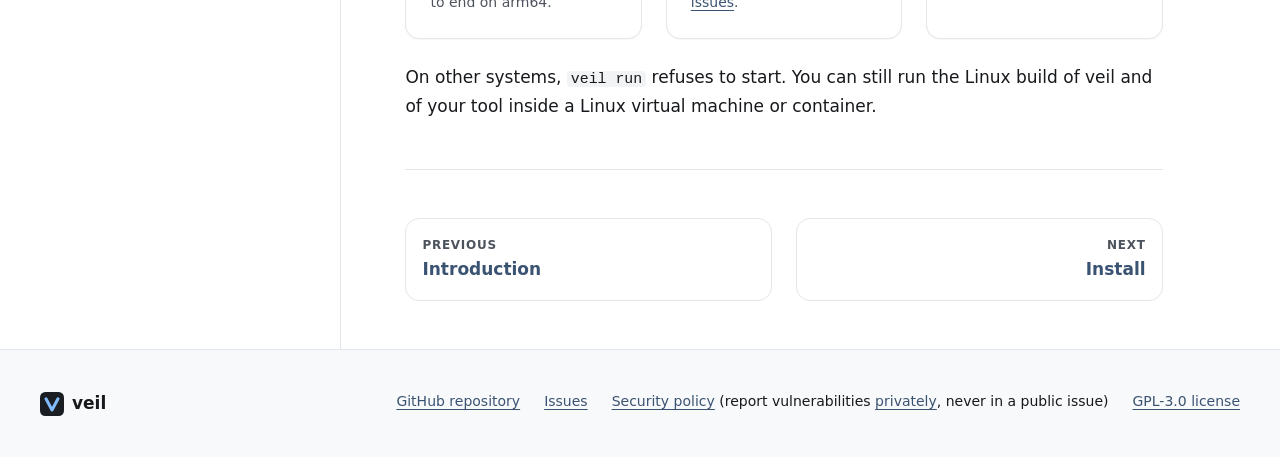
<file: site/docs/how-it-works.html>
<!doctype html>
<html lang="en">
<head>
<meta charset="utf-8">
<meta name="viewport" content="width=device-width, initial-scale=1">
<meta http-equiv="Content-Security-Policy" content="default-src 'none'; style-src 'self'; script-src 'self'; img-src 'self' data:; base-uri 'none'; form-action 'none'">
<meta name="referrer" content="no-referrer">
<meta name="description" content="The sandbox, the bridge and the gateway that veil uses, and the platforms it supports.">
<title>How it works - veil</title>
<link rel="icon" href="../favicon.svg" type="image/svg+xml">
<script src="../theme.js"></script>
<link rel="stylesheet" href="../core.css">
<link rel="stylesheet" href="../docs.css">
<script src="../app.js" defer></script>
</head>
<body>
<a class="skip-link" href="#main">Skip to main content</a>
<header class="topbar">
  <div class="topbar-inner">
    <a class="brand" href="../index.html"><img src="../favicon.svg" alt="" width="24" height="24">veil</a>
    <nav class="topnav" aria-label="Main">
      <ul><li><a href="index.html" class="is-active">Docs</a></li><li><a href="install.html">Guide</a></li><li><a href="security.html">Security</a></li><li><a href="faq.html">FAQ</a></li></ul>
    </nav>
    <div class="topbar-actions">
      <a class="btn btn-ghost" href="https://github.com/joaaomanooel/veil">GitHub</a>
      <button type="button" id="theme-toggle" class="btn btn-ghost" aria-pressed="false" hidden><svg class="icon" aria-hidden="true" viewBox="0 0 24 24"><path d="M21 12.8A9 9 0 1 1 11.2 3a7 7 0 0 0 9.8 9.8z"/></svg>Dark theme</button>
    </div>
  </div>
</header>
<div class="layout">
<nav class="sidebar" aria-label="Documentation">
  <button type="button" id="nav-toggle" class="btn nav-toggle" aria-expanded="false" aria-controls="nav-list">Menu<svg class="icon" aria-hidden="true" viewBox="0 0 24 24"><path d="m6 9 6 6 6-6"/></svg></button>
  <div id="nav-list" class="nav-list">
    <p class="nav-group" id="ng-start">Start here</p>
    <ol class="nav-pages" aria-labelledby="ng-start">
      <li><a href="index.html">Introduction</a></li>
      <li><a href="how-it-works.html" aria-current="page">How it works</a>
        <ul class="toc" aria-label="On this page">
          <li><a href="#sandbox">The sandbox</a></li>
          <li><a href="#bridge">The bridge</a></li>
          <li><a href="#gateway">The gateway</a></li>
          <li><a href="#platforms">Platforms</a></li>
        </ul>
      </li>
    </ol>
    <p class="nav-group" id="ng-guide">Guide</p>
    <ol class="nav-pages" aria-labelledby="ng-guide">
      <li><a href="install.html"><span class="nav-step"><span class="visually-hidden">Step </span>1<span class="visually-hidden">:</span></span> Install</a></li>
      <li><a href="gateway.html"><span class="nav-step"><span class="visually-hidden">Step </span>2<span class="visually-hidden">:</span></span> Set up the gateway</a></li>
      <li><a href="run.html"><span class="nav-step"><span class="visually-hidden">Step </span>3<span class="visually-hidden">:</span></span> Run a tool</a></li>
    </ol>
    <p class="nav-group" id="ng-ref">Reference</p>
    <ol class="nav-pages" aria-labelledby="ng-ref">
      <li><a href="security.html">Security</a></li>
      <li><a href="faq.html">Limitations and FAQ</a></li>
    </ol>
  </div>
</nav>
<main id="main" class="content" tabindex="-1">
<div class="page-head">
<p class="eyebrow">Start here</p>
<h1 id="top">How it works</h1>
<p class="lead">veil combines a Linux sandbox, a bridge inside the sandbox and a gateway on your local network.</p>
</div>
<dl class="page-intro">
<div><dt>What you will do</dt><dd>See the three parts of veil and which platforms it runs on.</dd></div>
<div><dt>Before you start</dt><dd>Read the <a href="index.html">Introduction</a> and its traffic diagram.</dd></div>
<div><dt>What comes next</dt><dd>Step 1: <a href="install.html">Install veil</a>.</dd></div>
</dl>

<section id="sandbox">
<h2>The sandbox</h2>
<p>On Linux, veil uses <a href="https://github.com/containers/bubblewrap">bubblewrap</a> (<code>bwrap</code>), a small program that starts a process in its own namespaces. A <dfn>namespace</dfn> is a Linux kernel feature that gives a process a private view of one part of the system, such as the network, the file system, the process list or the host name. veil unshares all namespaces, so the tool gets an empty network with no way out, and it clears the environment variables.</p>
<p>veil mounts the system directories read-only, one workspace read-write at <code>/workspace</code>, and an empty or dedicated <code>HOME</code>.</p>
</section>

<section id="bridge">
<h2>The bridge</h2>
<p>The sandbox sees only a <dfn>unix socket</dfn>, which is a file that two programs on the same machine use to talk to each other. A copy of veil inside the sandbox exposes this socket as <code>127.0.0.1:8118</code>. It sets <code>HTTP_PROXY</code>, <code>HTTPS_PROXY</code> and <code>NO_PROXY=127.0.0.1,localhost</code>, so the tool sends its traffic there.</p>
</section>

<section id="gateway">
<h2>The gateway</h2>
<p>The gateway is a Docker Compose stack on a machine in your local network. It allows only the domains that you list in an <dfn>allowlist</dfn>: a list of the only destinations that are allowed, where everything else is blocked. It sends the allowed traffic through a WARP <dfn>WireGuard</dfn> tunnel. WireGuard is the encrypted VPN protocol that WARP uses. DNS, the lookup that turns a name such as <code>opencode.ai</code> into an address, is resolved inside the tunnel, never by the client.</p>
<p>You set it up in <a href="gateway.html">Step 2</a>.</p>
</section>

<section id="platforms">
<h2>Platforms</h2>
<ul class="card-grid">
<li class="card platform">
<h3>Linux</h3>
<p><span class="badge badge-ok">Supported</span></p>
<p>With bubblewrap and unprivileged user namespaces. Tested end to end on arm64.</p>
</li>
<li class="card platform">
<h3>macOS</h3>
<p><span class="badge badge-planned">Planned</span></p>
<p>A Seatbelt backend that allows only the local proxy. Track it in the <a href="https://github.com/joaaomanooel/veil/issues">issues</a>.</p>
</li>
<li class="card platform">
<h3>Windows</h3>
<p><span class="badge badge-no">Not supported</span></p>
<p>See <a href="https://github.com/joaaomanooel/veil/issues/3">issue #3</a>.</p>
</li>
</ul>
<p>On other systems, <code>veil run</code> refuses to start. You can still run the Linux build of veil and of your tool inside a Linux virtual machine or container.</p>
</section>
<nav class="pager" aria-label="Previous and next pages">
<a class="pager-link pager-prev" href="index.html" rel="prev"><span class="pager-label">Previous</span> <span class="pager-title">Introduction</span></a>
<a class="pager-link pager-next" href="install.html" rel="next"><span class="pager-label">Next</span> <span class="pager-title">Install</span></a>
</nav>
</main>
</div>
<footer class="site-footer">
<div class="footer-inner">
<p class="footer-brand"><img src="../favicon.svg" alt="" width="20" height="20">veil</p>
<ul class="footer-links">
<li><a href="https://github.com/joaaomanooel/veil">GitHub repository</a></li>
<li><a href="https://github.com/joaaomanooel/veil/issues">Issues</a></li>
<li><a href="https://github.com/joaaomanooel/veil/blob/main/SECURITY.md">Security policy</a> (report vulnerabilities <a href="https://github.com/joaaomanooel/veil/security/advisories/new">privately</a>, never in a public issue)</li>
<li><a href="https://github.com/joaaomanooel/veil/blob/main/LICENSE">GPL-3.0 license</a></li>
</ul>
</div>
</footer>
<div id="announcer" class="visually-hidden" aria-live="polite" aria-atomic="true"></div>
</body>
</html>
</file>
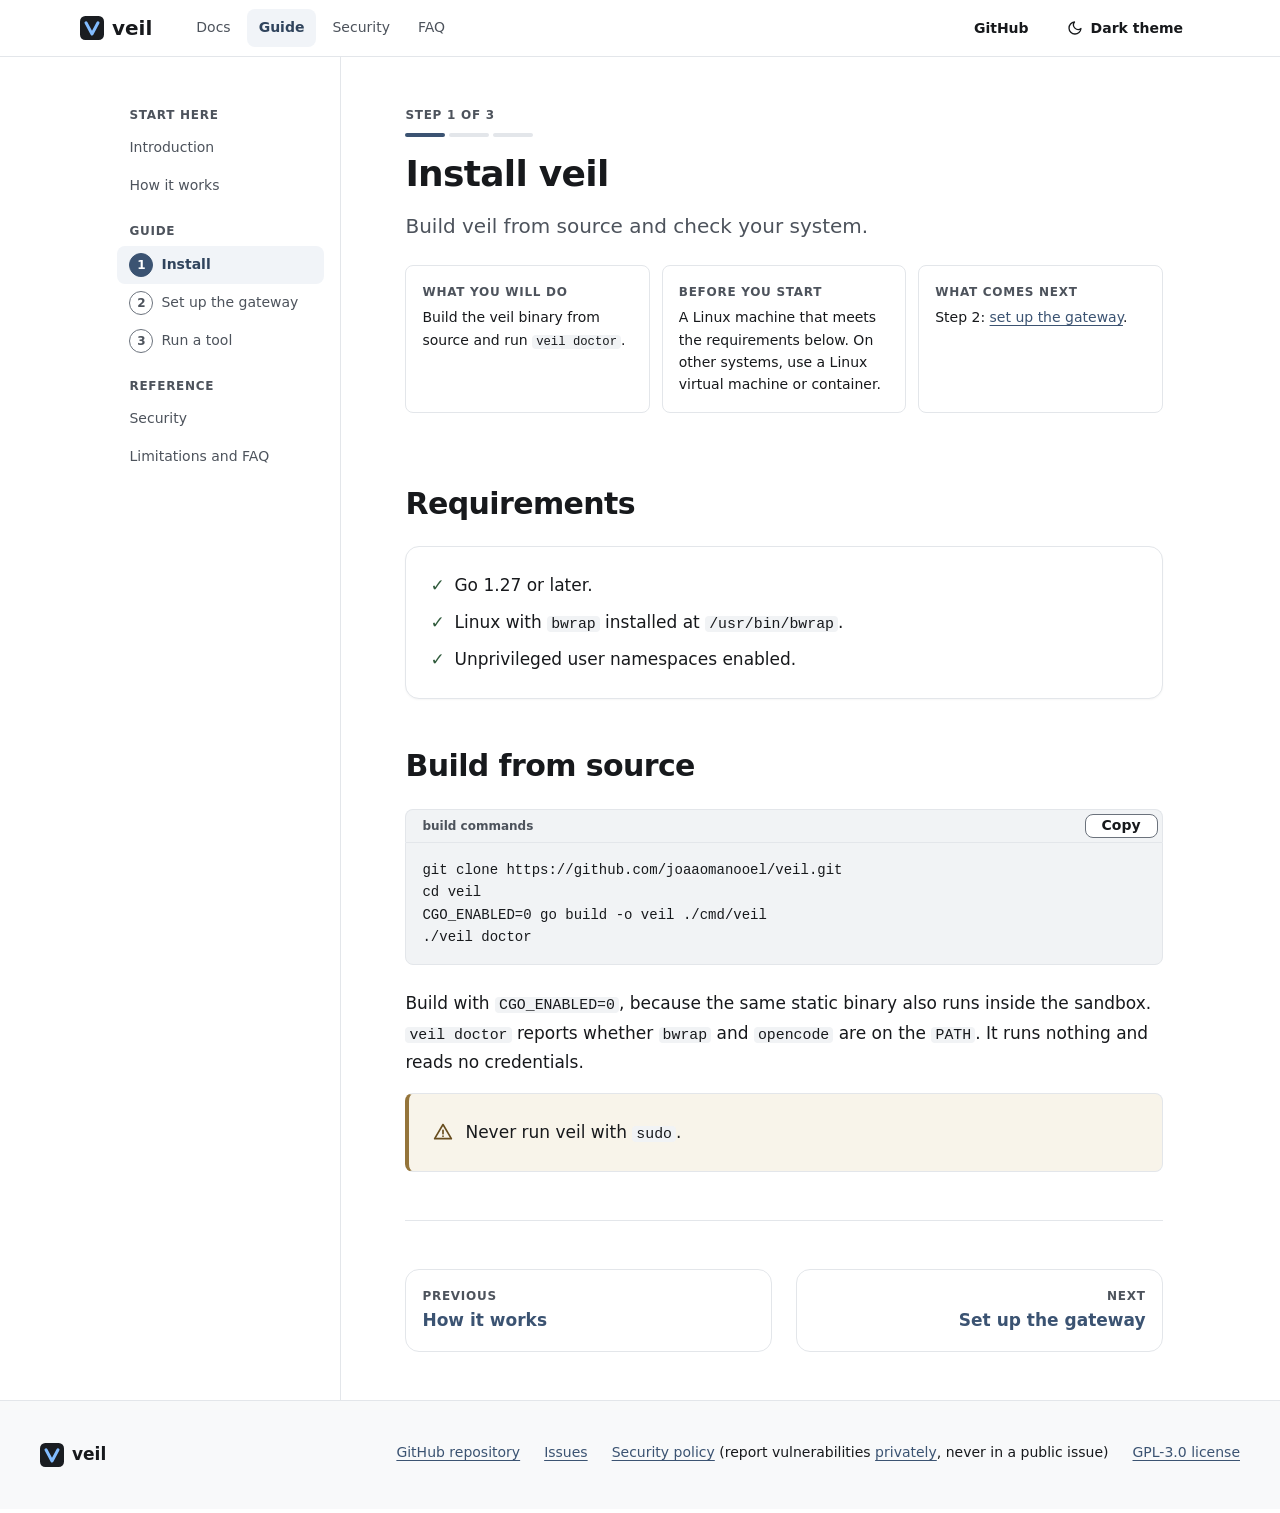
<file: site/docs/install.html>
<!doctype html>
<html lang="en">
<head>
<meta charset="utf-8">
<meta name="viewport" content="width=device-width, initial-scale=1">
<meta http-equiv="Content-Security-Policy" content="default-src 'none'; style-src 'self'; script-src 'self'; img-src 'self' data:; base-uri 'none'; form-action 'none'">
<meta name="referrer" content="no-referrer">
<meta name="description" content="Build veil from source and check your system with veil doctor.">
<title>Step 1: Install - veil</title>
<link rel="icon" href="../favicon.svg" type="image/svg+xml">
<script src="../theme.js"></script>
<link rel="stylesheet" href="../core.css">
<link rel="stylesheet" href="../docs.css">
<script src="../app.js" defer></script>
</head>
<body>
<a class="skip-link" href="#main">Skip to main content</a>
<header class="topbar">
  <div class="topbar-inner">
    <a class="brand" href="../index.html"><img src="../favicon.svg" alt="" width="24" height="24">veil</a>
    <nav class="topnav" aria-label="Main">
      <ul><li><a href="index.html">Docs</a></li><li><a href="install.html" aria-current="page">Guide</a></li><li><a href="security.html">Security</a></li><li><a href="faq.html">FAQ</a></li></ul>
    </nav>
    <div class="topbar-actions">
      <a class="btn btn-ghost" href="https://github.com/joaaomanooel/veil">GitHub</a>
      <button type="button" id="theme-toggle" class="btn btn-ghost" aria-pressed="false" hidden><svg class="icon" aria-hidden="true" viewBox="0 0 24 24"><path d="M21 12.8A9 9 0 1 1 11.2 3a7 7 0 0 0 9.8 9.8z"/></svg>Dark theme</button>
    </div>
  </div>
</header>
<div class="layout">
<nav class="sidebar" aria-label="Documentation">
  <button type="button" id="nav-toggle" class="btn nav-toggle" aria-expanded="false" aria-controls="nav-list">Menu<svg class="icon" aria-hidden="true" viewBox="0 0 24 24"><path d="m6 9 6 6 6-6"/></svg></button>
  <div id="nav-list" class="nav-list">
    <p class="nav-group" id="ng-start">Start here</p>
    <ol class="nav-pages" aria-labelledby="ng-start">
      <li><a href="index.html">Introduction</a></li>
      <li><a href="how-it-works.html">How it works</a></li>
    </ol>
    <p class="nav-group" id="ng-guide">Guide</p>
    <ol class="nav-pages" aria-labelledby="ng-guide">
      <li><a href="install.html" aria-current="page"><span class="nav-step is-current"><span class="visually-hidden">Step </span>1<span class="visually-hidden">:</span></span> Install</a></li>
      <li><a href="gateway.html"><span class="nav-step"><span class="visually-hidden">Step </span>2<span class="visually-hidden">:</span></span> Set up the gateway</a></li>
      <li><a href="run.html"><span class="nav-step"><span class="visually-hidden">Step </span>3<span class="visually-hidden">:</span></span> Run a tool</a></li>
    </ol>
    <p class="nav-group" id="ng-ref">Reference</p>
    <ol class="nav-pages" aria-labelledby="ng-ref">
      <li><a href="security.html">Security</a></li>
      <li><a href="faq.html">Limitations and FAQ</a></li>
    </ol>
  </div>
</nav>
<main id="main" class="content" tabindex="-1">
<div class="page-head">
<p class="eyebrow">Step 1 of 3</p>
<div class="progress" aria-hidden="true"><span class="is-done"></span><span class=""></span><span class=""></span></div>
<h1 id="top">Install veil</h1>
<p class="lead">Build veil from source and check your system.</p>
</div>
<dl class="page-intro">
<div><dt>What you will do</dt><dd>Build the veil binary from source and run <code>veil doctor</code>.</dd></div>
<div><dt>Before you start</dt><dd>A Linux machine that meets the requirements below. On other systems, use a Linux virtual machine or container.</dd></div>
<div><dt>What comes next</dt><dd>Step 2: <a href="gateway.html">set up the gateway</a>.</dd></div>
</dl>

<section id="requirements">
<h2>Requirements</h2>
<ul class="card checklist">
<li>Go 1.27 or later.</li>
<li>Linux with <code>bwrap</code> installed at <code>/usr/bin/bwrap</code>.</li>
<li>Unprivileged user namespaces enabled.</li>
</ul>
</section>

<section id="build">
<h2>Build from source</h2>
<div class="code">
<pre data-copy="build commands" tabindex="0"><code>git clone https://github.com/joaaomanooel/veil.git
cd veil
CGO_ENABLED=0 go build -o veil ./cmd/veil
./veil doctor</code></pre>
</div>
<p>Build with <code>CGO_ENABLED=0</code>, because the same static binary also runs inside the sandbox. <code>veil doctor</code> reports whether <code>bwrap</code> and <code>opencode</code> are on the <code>PATH</code>. It runs nothing and reads no credentials.</p>
<div class="callout callout-warn">
<svg class="icon" aria-hidden="true" viewBox="0 0 24 24"><path d="M12 3 2 20h20L12 3z"/><path d="M12 10v4M12 17h.01"/></svg>
<p>Never run veil with <code>sudo</code>.</p>
</div>
</section>
<nav class="pager" aria-label="Previous and next pages">
<a class="pager-link pager-prev" href="how-it-works.html" rel="prev"><span class="pager-label">Previous</span> <span class="pager-title">How it works</span></a>
<a class="pager-link pager-next" href="gateway.html" rel="next"><span class="pager-label">Next</span> <span class="pager-title">Set up the gateway</span></a>
</nav>
</main>
</div>
<footer class="site-footer">
<div class="footer-inner">
<p class="footer-brand"><img src="../favicon.svg" alt="" width="20" height="20">veil</p>
<ul class="footer-links">
<li><a href="https://github.com/joaaomanooel/veil">GitHub repository</a></li>
<li><a href="https://github.com/joaaomanooel/veil/issues">Issues</a></li>
<li><a href="https://github.com/joaaomanooel/veil/blob/main/SECURITY.md">Security policy</a> (report vulnerabilities <a href="https://github.com/joaaomanooel/veil/security/advisories/new">privately</a>, never in a public issue)</li>
<li><a href="https://github.com/joaaomanooel/veil/blob/main/LICENSE">GPL-3.0 license</a></li>
</ul>
</div>
</footer>
<div id="announcer" class="visually-hidden" aria-live="polite" aria-atomic="true"></div>
</body>
</html>
</file>
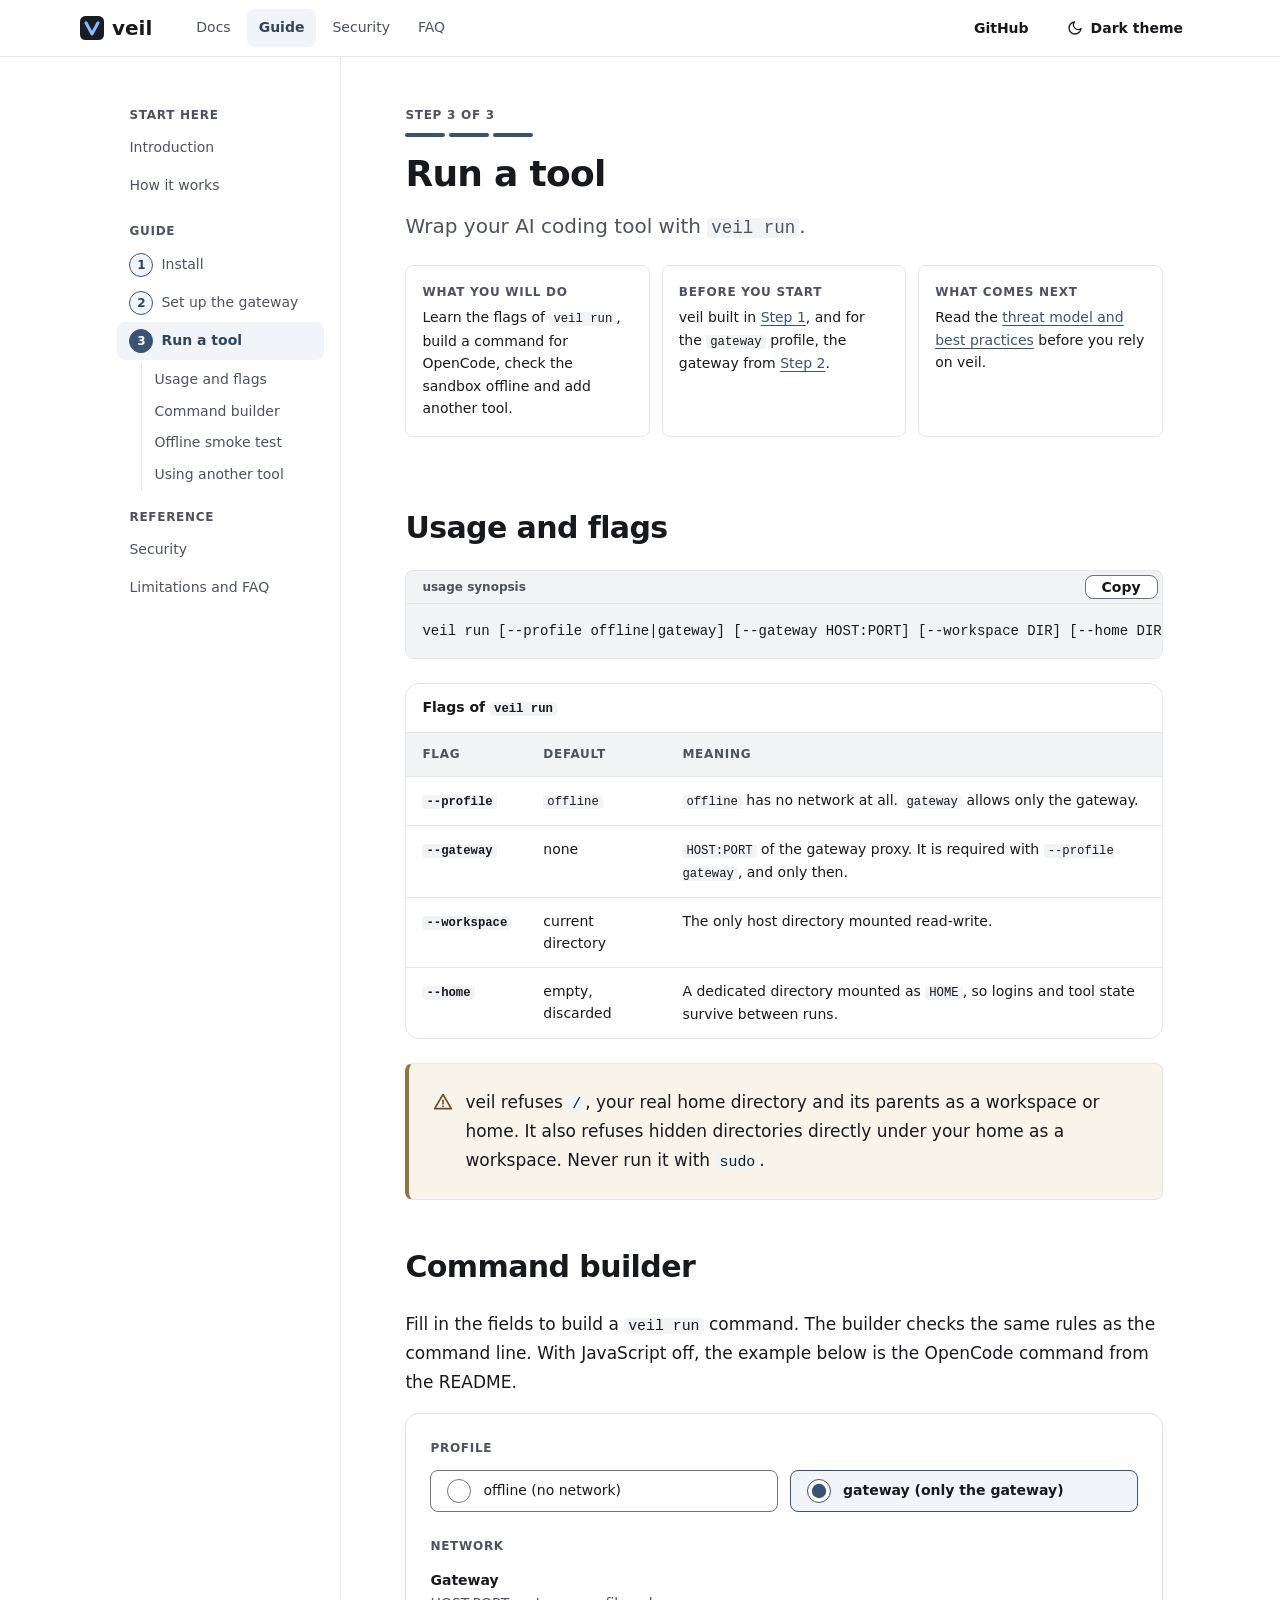
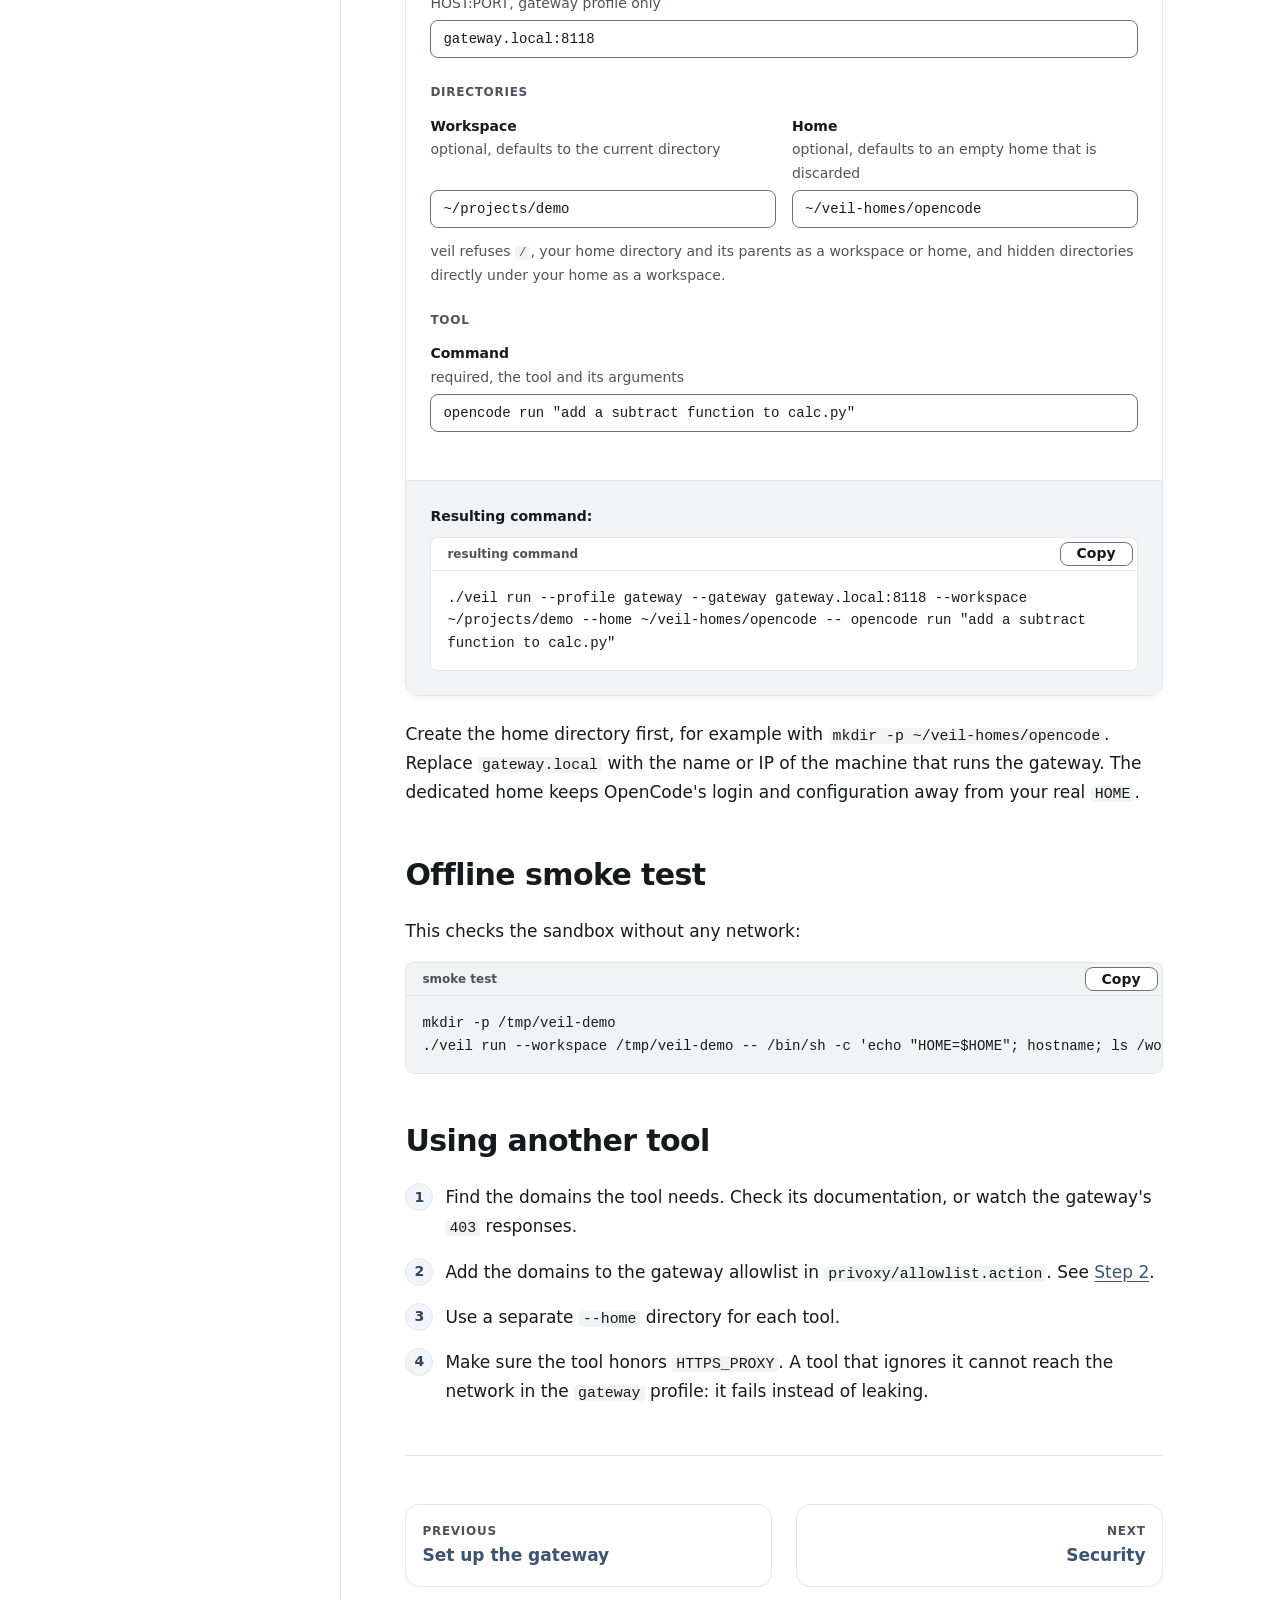
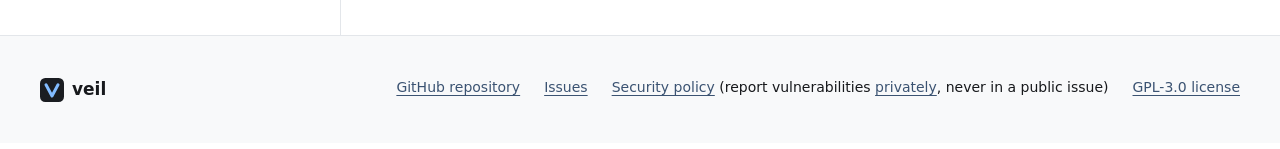
<file: site/docs/run.html>
<!doctype html>
<html lang="en">
<head>
<meta charset="utf-8">
<meta name="viewport" content="width=device-width, initial-scale=1">
<meta http-equiv="Content-Security-Policy" content="default-src 'none'; style-src 'self'; script-src 'self'; img-src 'self' data:; base-uri 'none'; form-action 'none'">
<meta name="referrer" content="no-referrer">
<meta name="description" content="Build a veil run command, run OpenCode through the gateway and check the sandbox offline.">
<title>Step 3: Run a tool - veil</title>
<link rel="icon" href="../favicon.svg" type="image/svg+xml">
<script src="../theme.js"></script>
<link rel="stylesheet" href="../core.css">
<link rel="stylesheet" href="../docs.css">
<link rel="stylesheet" href="../builder.css">
<script src="../app.js" defer></script>
<script src="../builder.js" defer></script>
</head>
<body>
<a class="skip-link" href="#main">Skip to main content</a>
<header class="topbar">
  <div class="topbar-inner">
    <a class="brand" href="../index.html"><img src="../favicon.svg" alt="" width="24" height="24">veil</a>
    <nav class="topnav" aria-label="Main">
      <ul><li><a href="index.html">Docs</a></li><li><a href="install.html" class="is-active">Guide</a></li><li><a href="security.html">Security</a></li><li><a href="faq.html">FAQ</a></li></ul>
    </nav>
    <div class="topbar-actions">
      <a class="btn btn-ghost" href="https://github.com/joaaomanooel/veil">GitHub</a>
      <button type="button" id="theme-toggle" class="btn btn-ghost" aria-pressed="false" hidden><svg class="icon" aria-hidden="true" viewBox="0 0 24 24"><path d="M21 12.8A9 9 0 1 1 11.2 3a7 7 0 0 0 9.8 9.8z"/></svg>Dark theme</button>
    </div>
  </div>
</header>
<div class="layout">
<nav class="sidebar" aria-label="Documentation">
  <button type="button" id="nav-toggle" class="btn nav-toggle" aria-expanded="false" aria-controls="nav-list">Menu<svg class="icon" aria-hidden="true" viewBox="0 0 24 24"><path d="m6 9 6 6 6-6"/></svg></button>
  <div id="nav-list" class="nav-list">
    <p class="nav-group" id="ng-start">Start here</p>
    <ol class="nav-pages" aria-labelledby="ng-start">
      <li><a href="index.html">Introduction</a></li>
      <li><a href="how-it-works.html">How it works</a></li>
    </ol>
    <p class="nav-group" id="ng-guide">Guide</p>
    <ol class="nav-pages" aria-labelledby="ng-guide">
      <li><a href="install.html"><span class="nav-step is-done"><span class="visually-hidden">Step </span>1<span class="visually-hidden">:</span></span> Install</a></li>
      <li><a href="gateway.html"><span class="nav-step is-done"><span class="visually-hidden">Step </span>2<span class="visually-hidden">:</span></span> Set up the gateway</a></li>
      <li><a href="run.html" aria-current="page"><span class="nav-step is-current"><span class="visually-hidden">Step </span>3<span class="visually-hidden">:</span></span> Run a tool</a>
        <ul class="toc" aria-label="On this page">
          <li><a href="#usage">Usage and flags</a></li>
          <li><a href="#builder">Command builder</a></li>
          <li><a href="#smoke-test">Offline smoke test</a></li>
          <li><a href="#other-tools">Using another tool</a></li>
        </ul>
      </li>
    </ol>
    <p class="nav-group" id="ng-ref">Reference</p>
    <ol class="nav-pages" aria-labelledby="ng-ref">
      <li><a href="security.html">Security</a></li>
      <li><a href="faq.html">Limitations and FAQ</a></li>
    </ol>
  </div>
</nav>
<main id="main" class="content" tabindex="-1">
<div class="page-head">
<p class="eyebrow">Step 3 of 3</p>
<div class="progress" aria-hidden="true"><span class="is-done"></span><span class="is-done"></span><span class="is-done"></span></div>
<h1 id="top">Run a tool</h1>
<p class="lead">Wrap your AI coding tool with <code>veil run</code>.</p>
</div>
<dl class="page-intro">
<div><dt>What you will do</dt><dd>Learn the flags of <code>veil run</code>, build a command for OpenCode, check the sandbox offline and add another tool.</dd></div>
<div><dt>Before you start</dt><dd>veil built in <a href="install.html">Step 1</a>, and for the <code>gateway</code> profile, the gateway from <a href="gateway.html">Step 2</a>.</dd></div>
<div><dt>What comes next</dt><dd>Read the <a href="security.html">threat model and best practices</a> before you rely on veil.</dd></div>
</dl>

<section id="usage">
<h2>Usage and flags</h2>
<div class="code">
<pre data-copy="usage synopsis" tabindex="0"><code>veil run [--profile offline|gateway] [--gateway HOST:PORT] [--workspace DIR] [--home DIR] -- COMMAND [ARGS...]</code></pre>
</div>
<div class="table-scroll" tabindex="0" role="group" aria-label="Flags of veil run">
<table>
<caption>Flags of <code>veil run</code></caption>
<thead><tr><th scope="col">Flag</th><th scope="col">Default</th><th scope="col">Meaning</th></tr></thead>
<tbody>
<tr><th scope="row"><code>--profile</code></th><td><code>offline</code></td><td><code>offline</code> has no network at all. <code>gateway</code> allows only the gateway.</td></tr>
<tr><th scope="row"><code>--gateway</code></th><td>none</td><td><code>HOST:PORT</code> of the gateway proxy. It is required with <code>--profile gateway</code>, and only then.</td></tr>
<tr><th scope="row"><code>--workspace</code></th><td>current directory</td><td>The only host directory mounted read-write.</td></tr>
<tr><th scope="row"><code>--home</code></th><td>empty, discarded</td><td>A dedicated directory mounted as <code>HOME</code>, so logins and tool state survive between runs.</td></tr>
</tbody>
</table>
</div>
<div class="callout callout-warn">
<svg class="icon" aria-hidden="true" viewBox="0 0 24 24"><path d="M12 3 2 20h20L12 3z"/><path d="M12 10v4M12 17h.01"/></svg>
<p>veil refuses <code>/</code>, your real home directory and its parents as a workspace or home. It also refuses hidden directories directly under your home as a workspace. Never run it with <code>sudo</code>.</p>
</div>
</section>

<section id="builder">
<h2>Command builder</h2>
<p>Fill in the fields to build a <code>veil run</code> command. The builder checks the same rules as the command line. With JavaScript off, the example below is the OpenCode command from the README.</p>
<div class="builder-panel">
<form id="builder-form" class="builder" novalidate hidden>
  <fieldset class="field-group">
    <legend>Profile</legend>
    <div class="radio-row">
      <label class="radio-card"><input type="radio" name="profile" value="offline"> offline (no network)</label>
      <label class="radio-card"><input type="radio" name="profile" value="gateway" checked> gateway (only the gateway)</label>
    </div>
  </fieldset>
  <fieldset class="field-group">
    <legend>Network</legend>
    <div class="field">
      <label for="f-gateway">Gateway <span class="hint">HOST:PORT, gateway profile only</span></label>
      <input id="f-gateway" name="gateway" type="text" autocomplete="off" spellcheck="false" aria-describedby="e-gateway" value="gateway.local:8118">
      <p id="e-gateway" class="field-msg"></p>
    </div>
  </fieldset>
  <fieldset class="field-group">
    <legend>Directories</legend>
    <div class="field-grid">
      <div class="field">
        <label for="f-workspace">Workspace <span class="hint">optional, defaults to the current directory</span></label>
        <input id="f-workspace" name="workspace" type="text" autocomplete="off" spellcheck="false" aria-describedby="e-workspace" value="~/projects/demo">
        <p id="e-workspace" class="field-msg"></p>
      </div>
      <div class="field">
        <label for="f-home">Home <span class="hint">optional, defaults to an empty home that is discarded</span></label>
        <input id="f-home" name="home" type="text" autocomplete="off" spellcheck="false" aria-describedby="e-home" value="~/veil-homes/opencode">
        <p id="e-home" class="field-msg"></p>
      </div>
    </div>
    <p class="field-note">veil refuses <code>/</code>, your home directory and its parents as a workspace or home, and hidden directories directly under your home as a workspace.</p>
  </fieldset>
  <fieldset class="field-group">
    <legend>Tool</legend>
    <div class="field">
      <label for="f-command">Command <span class="hint">required, the tool and its arguments</span></label>
      <input id="f-command" name="command" type="text" autocomplete="off" spellcheck="false" aria-required="true" aria-describedby="e-command" value='opencode run "add a subtract function to calc.py"'>
      <p id="e-command" class="field-msg"></p>
    </div>
  </fieldset>
  <div id="builder-status" class="builder-status" aria-live="polite" aria-atomic="true"></div>
</form>
<div class="builder-output">
<p class="output-label" id="output-label">Resulting command:</p>
<div class="code">
<pre id="builder-output" data-copy="resulting command" tabindex="0" role="group" aria-labelledby="output-label"><code>./veil run --profile gateway --gateway gateway.local:8118 --workspace ~/projects/demo --home ~/veil-homes/opencode -- opencode run "add a subtract function to calc.py"</code></pre>
</div>
</div>
</div>
<p>Create the home directory first, for example with <code>mkdir -p ~/veil-homes/opencode</code>. Replace <code>gateway.local</code> with the name or IP of the machine that runs the gateway. The dedicated home keeps OpenCode's login and configuration away from your real <code>HOME</code>.</p>
</section>

<section id="smoke-test">
<h2>Offline smoke test</h2>
<p>This checks the sandbox without any network:</p>
<div class="code">
<pre data-copy="smoke test" tabindex="0"><code>mkdir -p /tmp/veil-demo
./veil run --workspace /tmp/veil-demo -- /bin/sh -c 'echo "HOME=$HOME"; hostname; ls /workspace'</code></pre>
</div>
</section>

<section id="other-tools">
<h2>Using another tool</h2>
<ol class="steps">
<li>Find the domains the tool needs. Check its documentation, or watch the gateway's <code>403</code> responses.</li>
<li>Add the domains to the gateway allowlist in <code>privoxy/allowlist.action</code>. See <a href="gateway.html#setup">Step 2</a>.</li>
<li>Use a separate <code>--home</code> directory for each tool.</li>
<li>Make sure the tool honors <code>HTTPS_PROXY</code>. A tool that ignores it cannot reach the network in the <code>gateway</code> profile: it fails instead of leaking.</li>
</ol>
</section>
<nav class="pager" aria-label="Previous and next pages">
<a class="pager-link pager-prev" href="gateway.html" rel="prev"><span class="pager-label">Previous</span> <span class="pager-title">Set up the gateway</span></a>
<a class="pager-link pager-next" href="security.html" rel="next"><span class="pager-label">Next</span> <span class="pager-title">Security</span></a>
</nav>
</main>
</div>
<footer class="site-footer">
<div class="footer-inner">
<p class="footer-brand"><img src="../favicon.svg" alt="" width="20" height="20">veil</p>
<ul class="footer-links">
<li><a href="https://github.com/joaaomanooel/veil">GitHub repository</a></li>
<li><a href="https://github.com/joaaomanooel/veil/issues">Issues</a></li>
<li><a href="https://github.com/joaaomanooel/veil/blob/main/SECURITY.md">Security policy</a> (report vulnerabilities <a href="https://github.com/joaaomanooel/veil/security/advisories/new">privately</a>, never in a public issue)</li>
<li><a href="https://github.com/joaaomanooel/veil/blob/main/LICENSE">GPL-3.0 license</a></li>
</ul>
</div>
</footer>
<div id="announcer" class="visually-hidden" aria-live="polite" aria-atomic="true"></div>
</body>
</html>
</file>
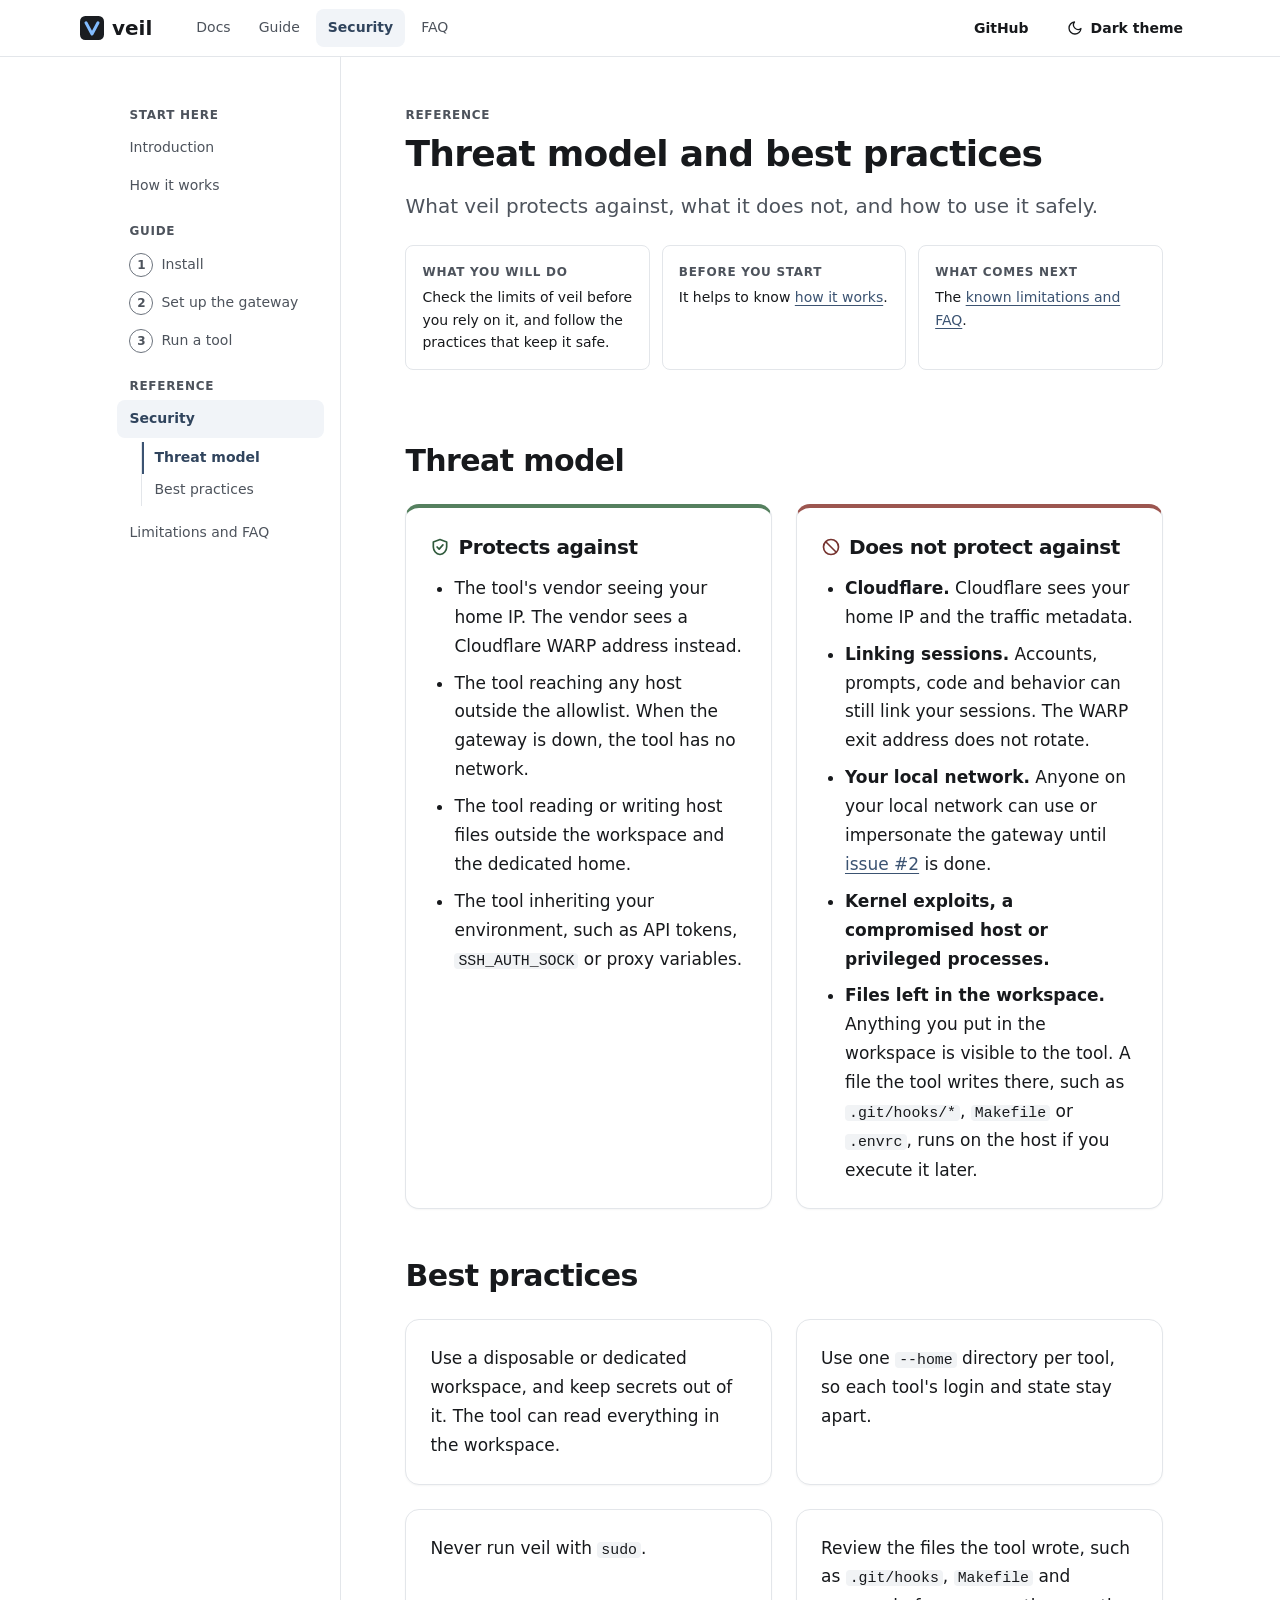
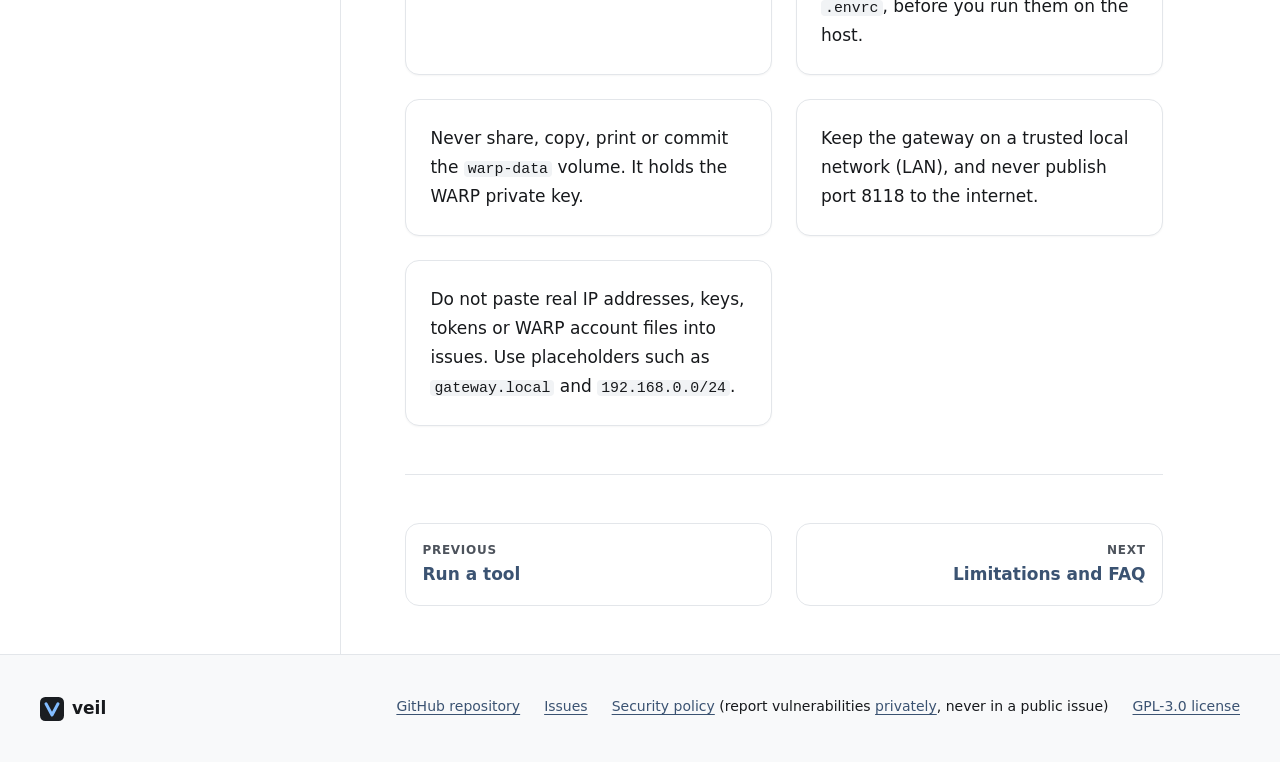
<file: site/docs/security.html>
<!doctype html>
<html lang="en">
<head>
<meta charset="utf-8">
<meta name="viewport" content="width=device-width, initial-scale=1">
<meta http-equiv="Content-Security-Policy" content="default-src 'none'; style-src 'self'; script-src 'self'; img-src 'self' data:; base-uri 'none'; form-action 'none'">
<meta name="referrer" content="no-referrer">
<meta name="description" content="What veil protects against, what it does not, and how to use it safely.">
<title>Threat model and best practices - veil</title>
<link rel="icon" href="../favicon.svg" type="image/svg+xml">
<script src="../theme.js"></script>
<link rel="stylesheet" href="../core.css">
<link rel="stylesheet" href="../docs.css">
<script src="../app.js" defer></script>
</head>
<body>
<a class="skip-link" href="#main">Skip to main content</a>
<header class="topbar">
  <div class="topbar-inner">
    <a class="brand" href="../index.html"><img src="../favicon.svg" alt="" width="24" height="24">veil</a>
    <nav class="topnav" aria-label="Main">
      <ul><li><a href="index.html">Docs</a></li><li><a href="install.html">Guide</a></li><li><a href="security.html" aria-current="page">Security</a></li><li><a href="faq.html">FAQ</a></li></ul>
    </nav>
    <div class="topbar-actions">
      <a class="btn btn-ghost" href="https://github.com/joaaomanooel/veil">GitHub</a>
      <button type="button" id="theme-toggle" class="btn btn-ghost" aria-pressed="false" hidden><svg class="icon" aria-hidden="true" viewBox="0 0 24 24"><path d="M21 12.8A9 9 0 1 1 11.2 3a7 7 0 0 0 9.8 9.8z"/></svg>Dark theme</button>
    </div>
  </div>
</header>
<div class="layout">
<nav class="sidebar" aria-label="Documentation">
  <button type="button" id="nav-toggle" class="btn nav-toggle" aria-expanded="false" aria-controls="nav-list">Menu<svg class="icon" aria-hidden="true" viewBox="0 0 24 24"><path d="m6 9 6 6 6-6"/></svg></button>
  <div id="nav-list" class="nav-list">
    <p class="nav-group" id="ng-start">Start here</p>
    <ol class="nav-pages" aria-labelledby="ng-start">
      <li><a href="index.html">Introduction</a></li>
      <li><a href="how-it-works.html">How it works</a></li>
    </ol>
    <p class="nav-group" id="ng-guide">Guide</p>
    <ol class="nav-pages" aria-labelledby="ng-guide">
      <li><a href="install.html"><span class="nav-step"><span class="visually-hidden">Step </span>1<span class="visually-hidden">:</span></span> Install</a></li>
      <li><a href="gateway.html"><span class="nav-step"><span class="visually-hidden">Step </span>2<span class="visually-hidden">:</span></span> Set up the gateway</a></li>
      <li><a href="run.html"><span class="nav-step"><span class="visually-hidden">Step </span>3<span class="visually-hidden">:</span></span> Run a tool</a></li>
    </ol>
    <p class="nav-group" id="ng-ref">Reference</p>
    <ol class="nav-pages" aria-labelledby="ng-ref">
      <li><a href="security.html" aria-current="page">Security</a>
        <ul class="toc" aria-label="On this page">
          <li><a href="#threat-model">Threat model</a></li>
          <li><a href="#practices">Best practices</a></li>
        </ul>
      </li>
      <li><a href="faq.html">Limitations and FAQ</a></li>
    </ol>
  </div>
</nav>
<main id="main" class="content" tabindex="-1">
<div class="page-head">
<p class="eyebrow">Reference</p>
<h1 id="top">Threat model and best practices</h1>
<p class="lead">What veil protects against, what it does not, and how to use it safely.</p>
</div>
<dl class="page-intro">
<div><dt>What you will do</dt><dd>Check the limits of veil before you rely on it, and follow the practices that keep it safe.</dd></div>
<div><dt>Before you start</dt><dd>It helps to know <a href="how-it-works.html">how it works</a>.</dd></div>
<div><dt>What comes next</dt><dd>The <a href="faq.html">known limitations and FAQ</a>.</dd></div>
</dl>

<section id="threat-model">
<h2>Threat model</h2>
<div class="threat-grid">
<div class="card threat threat-yes">
<h3><svg class="icon" aria-hidden="true" viewBox="0 0 24 24"><path d="M12 3 4 6v6c0 4.5 3.4 8.3 8 9 4.6-.7 8-4.5 8-9V6l-8-3z"/><path d="m8.5 12 2.5 2.5 4.5-5"/></svg>Protects against</h3>
<ul>
<li>The tool's vendor seeing your home IP. The vendor sees a Cloudflare WARP address instead.</li>
<li>The tool reaching any host outside the allowlist. When the gateway is down, the tool has no network.</li>
<li>The tool reading or writing host files outside the workspace and the dedicated home.</li>
<li>The tool inheriting your environment, such as API tokens, <code>SSH_AUTH_SOCK</code> or proxy variables.</li>
</ul>
</div>
<div class="card threat threat-no">
<h3><svg class="icon" aria-hidden="true" viewBox="0 0 24 24"><circle cx="12" cy="12" r="9"/><path d="m6 6 12 12"/></svg>Does not protect against</h3>
<ul>
<li><strong>Cloudflare.</strong> Cloudflare sees your home IP and the traffic metadata.</li>
<li><strong>Linking sessions.</strong> Accounts, prompts, code and behavior can still link your sessions. The WARP exit address does not rotate.</li>
<li><strong>Your local network.</strong> Anyone on your local network can use or impersonate the gateway until <a href="https://github.com/joaaomanooel/veil/issues/2">issue #2</a> is done.</li>
<li><strong>Kernel exploits, a compromised host or privileged processes.</strong></li>
<li><strong>Files left in the workspace.</strong> Anything you put in the workspace is visible to the tool. A file the tool writes there, such as <code>.git/hooks/*</code>, <code>Makefile</code> or <code>.envrc</code>, runs on the host if you execute it later.</li>
</ul>
</div>
</div>
</section>

<section id="practices">
<h2>Best practices</h2>
<ul class="card-grid practice-grid">
<li class="card">Use a disposable or dedicated workspace, and keep secrets out of it. The tool can read everything in the workspace.</li>
<li class="card">Use one <code>--home</code> directory per tool, so each tool's login and state stay apart.</li>
<li class="card">Never run veil with <code>sudo</code>.</li>
<li class="card">Review the files the tool wrote, such as <code>.git/hooks</code>, <code>Makefile</code> and <code>.envrc</code>, before you run them on the host.</li>
<li class="card">Never share, copy, print or commit the <code>warp-data</code> volume. It holds the WARP private key.</li>
<li class="card">Keep the gateway on a trusted local network (LAN), and never publish port 8118 to the internet.</li>
<li class="card">Do not paste real IP addresses, keys, tokens or WARP account files into issues. Use placeholders such as <code>gateway.local</code> and <code>192.168.0.0/24</code>.</li>
</ul>
</section>
<nav class="pager" aria-label="Previous and next pages">
<a class="pager-link pager-prev" href="run.html" rel="prev"><span class="pager-label">Previous</span> <span class="pager-title">Run a tool</span></a>
<a class="pager-link pager-next" href="faq.html" rel="next"><span class="pager-label">Next</span> <span class="pager-title">Limitations and FAQ</span></a>
</nav>
</main>
</div>
<footer class="site-footer">
<div class="footer-inner">
<p class="footer-brand"><img src="../favicon.svg" alt="" width="20" height="20">veil</p>
<ul class="footer-links">
<li><a href="https://github.com/joaaomanooel/veil">GitHub repository</a></li>
<li><a href="https://github.com/joaaomanooel/veil/issues">Issues</a></li>
<li><a href="https://github.com/joaaomanooel/veil/blob/main/SECURITY.md">Security policy</a> (report vulnerabilities <a href="https://github.com/joaaomanooel/veil/security/advisories/new">privately</a>, never in a public issue)</li>
<li><a href="https://github.com/joaaomanooel/veil/blob/main/LICENSE">GPL-3.0 license</a></li>
</ul>
</div>
</footer>
<div id="announcer" class="visually-hidden" aria-live="polite" aria-atomic="true"></div>
</body>
</html>
</file>
<file: site/core.css>
@layer tokens, base, layouts, components, utilities;

@layer tokens {
  :root {
    --white: #ffffff;
    --gray-50: #f8f9fa;
    --gray-100: #f1f3f5;
    --gray-200: #e3e6ea;
    --gray-400: #9aa1ab;
    --gray-450: #7a818b;
    --gray-500: #6b727c;
    --gray-600: #4d535c;
    --gray-700: #363b42;
    --gray-800: #25292e;
    --gray-850: #1d2024;
    --gray-900: #17191c;
    --gray-950: #101113;
    --accent-50: #f1f4f8;
    --accent-200: #c5d1e0;
    --accent-300: #a3b5cc;
    --accent-700: #3b5372;
    --accent-800: #30445d;
    --accent-950: #1b2533;
    --green-100: #e4eee6;
    --green-300: #a3c7ac;
    --green-500: #5f8b69;
    --green-600: #55805f;
    --green-800: #2f5a3b;
    --green-950: #18271c;
    --amber-50: #f8f4ea;
    --amber-300: #d8c08d;
    --amber-500: #ac8a4b;
    --amber-600: #94743a;
    --amber-800: #684d1e;
    --amber-950: #28200f;
    --red-100: #f4e6e5;
    --red-300: #dfaaa6;
    --red-500: #b06a64;
    --red-600: #9c5650;
    --red-700: #8c3f3a;
    --red-800: #76332f;
    --red-950: #2a1716;

    --space-1: 0.25rem;
    --space-2: 0.5rem;
    --space-3: 0.75rem;
    --space-4: 1rem;
    --space-5: 1.5rem;
    --space-6: 2rem;
    --space-7: 2.5rem;
    --space-8: 3rem;
    --space-9: 4rem;
    --space-10: 6rem;

    --font-sans: system-ui, -apple-system, "Segoe UI", Roboto, "Helvetica Neue", Arial, sans-serif;
    --font-mono: ui-monospace, SFMono-Regular, Menlo, Consolas, "Liberation Mono", monospace;
    --text-xs: 0.75rem;
    --leading-xs: 1.5;
    --text-sm: 0.875rem;
    --leading-sm: 1.6;
    --text-base: 1.0625rem;
    --leading-base: 1.7;
    --text-lg: 1.25rem;
    --leading-lg: 1.5;
    --text-2xl: 1.875rem;
    --leading-2xl: 1.25;
    --text-3xl: 2.25rem;
    --leading-3xl: 1.15;
    --text-4xl: 3.5rem;
    --leading-4xl: 1.05;
    --weight-regular: 400;
    --weight-semibold: 600;
    --weight-bold: 700;
    --tracking-tight: -0.02em;
    --tracking-wide: 0.06em;

    --radius-sm: 0.25rem;
    --radius-md: 0.5rem;
    --radius-lg: 0.875rem;
    --radius-full: 9999px;

    --shadow-none: none;
    --shadow-sm: 0 1px 2px rgb(16 17 19 / 0.04);
    --shadow-md: 0 2px 6px rgb(16 17 19 / 0.06);

    --border-width-thin: 1px;
    --border-width-thick: 2px;
    --border-width-accent: 4px;
    --focus-ring-width: 3px;
    --focus-ring-offset: 2px;
    --size-target-min: 1.5rem;
    --size-control: 2.375rem;
    --size-icon: 1.25rem;
    --size-step-marker: 1.75rem;
    --size-brand-mark: 1.5rem;
    --size-hairline: 1px;
    --size-measure: 70ch;
    --size-sidebar: 14rem;
    --size-container: 75rem;
    --size-topbar: 3.5rem;
    --size-diagram: 20rem;
    --size-hero-text: 42rem;
    --size-card-min-sm: 12rem;
    --size-option-min: 13rem;
    --size-pager-min: 14rem;
    --size-card-min: 15rem;
    --size-card-min-lg: 16rem;
    --underline-offset: 0.18em;
    --text-code: 0.875em;
    --diagram-dash: 6 4;
    --stroke-icon: 2;
    --stroke-diagram-box: 1.5;
    --stroke-diagram-line: 2;

    --duration-fast: 150ms;
    --duration-base: 200ms;
    --duration-slow: 300ms;
    --duration-hop: 600ms;
    --duration-hop-step: 220ms;
    --ease-standard: cubic-bezier(0.16, 1, 0.3, 1);
    --lift-hover: -0.125rem;

    --z-sticky: 20;
    --z-skip-link: 100;

    --gutter-page: clamp(var(--space-4), 0.5rem + 2.5vw, var(--space-8));
    --gutter-sidebar: var(--space-9);
    --space-section: var(--space-8);
    --space-section-docs: var(--space-7);
    --space-stack: var(--space-5);
    --pad-card: var(--space-4);
    --gap-grid: var(--space-4);

    color-scheme: light;
    --color-bg: var(--white);
    --color-bg-band: var(--gray-50);
    --color-surface: var(--white);
    --color-surface-raised: var(--white);
    --color-surface-sunken: var(--gray-100);
    --color-border: var(--gray-200);
    --color-border-strong: var(--gray-500);
    --color-text: var(--gray-900);
    --color-text-muted: var(--gray-600);
    --color-accent: var(--accent-700);
    --color-accent-hover: var(--accent-800);
    --color-accent-contrast: var(--white);
    --color-accent-bg: var(--accent-50);
    --color-accent-text: var(--accent-800);
    --color-focus: var(--accent-700);
    --color-success-bg: var(--green-100);
    --color-success-text: var(--green-800);
    --color-success-border: var(--green-600);
    --color-warning-bg: var(--amber-50);
    --color-warning-text: var(--amber-800);
    --color-warning-border: var(--amber-600);
    --color-danger-bg: var(--red-100);
    --color-danger-text: var(--red-800);
    --color-danger-border: var(--red-600);
    --color-error: var(--red-700);
    --elevation-sm: var(--shadow-sm);
    --elevation-md: var(--shadow-md);
  }

  @media (prefers-color-scheme: dark) {
    :root:not([data-theme="light"]) {
      color-scheme: dark;
      --color-bg: var(--gray-950);
      --color-bg-band: var(--gray-900);
      --color-surface: var(--gray-900);
      --color-surface-raised: var(--gray-850);
      --color-surface-sunken: var(--gray-800);
      --color-border: var(--gray-700);
      --color-border-strong: var(--gray-450);
      --color-text: var(--gray-100);
      --color-text-muted: var(--gray-400);
      --color-accent: var(--accent-300);
      --color-accent-hover: var(--accent-200);
      --color-accent-contrast: var(--gray-950);
      --color-accent-bg: var(--accent-950);
      --color-accent-text: var(--accent-200);
      --color-focus: var(--accent-300);
      --color-success-bg: var(--green-950);
      --color-success-text: var(--green-300);
      --color-success-border: var(--green-500);
      --color-warning-bg: var(--amber-950);
      --color-warning-text: var(--amber-300);
      --color-warning-border: var(--amber-500);
      --color-danger-bg: var(--red-950);
      --color-danger-text: var(--red-300);
      --color-danger-border: var(--red-500);
      --color-error: var(--red-300);
      --elevation-sm: var(--shadow-none);
      --elevation-md: var(--shadow-none);
    }
  }

  :root[data-theme="dark"] {
    color-scheme: dark;
    --color-bg: var(--gray-950);
    --color-bg-band: var(--gray-900);
    --color-surface: var(--gray-900);
    --color-surface-raised: var(--gray-850);
    --color-surface-sunken: var(--gray-800);
    --color-border: var(--gray-700);
    --color-border-strong: var(--gray-450);
    --color-text: var(--gray-100);
    --color-text-muted: var(--gray-400);
    --color-accent: var(--accent-300);
    --color-accent-hover: var(--accent-200);
    --color-accent-contrast: var(--gray-950);
    --color-accent-bg: var(--accent-950);
    --color-accent-text: var(--accent-200);
    --color-focus: var(--accent-300);
    --color-success-bg: var(--green-950);
    --color-success-text: var(--green-300);
    --color-success-border: var(--green-500);
    --color-warning-bg: var(--amber-950);
    --color-warning-text: var(--amber-300);
    --color-warning-border: var(--amber-500);
    --color-danger-bg: var(--red-950);
    --color-danger-text: var(--red-300);
    --color-danger-border: var(--red-500);
    --color-error: var(--red-300);
    --elevation-sm: var(--shadow-none);
    --elevation-md: var(--shadow-none);
  }

  @media (min-width: 48rem) {
    :root {
      --space-section: var(--space-9);
      --space-section-docs: var(--space-8);
      --pad-card: var(--space-5);
      --gap-grid: var(--space-5);
    }
  }

  @media (min-width: 64rem) {
    :root { --space-section: var(--space-10); }
  }
}

@layer base {
  *, *::before, *::after { box-sizing: border-box; }

  html { -webkit-text-size-adjust: 100%; }

  @media (prefers-reduced-motion: no-preference) {
    html { scroll-behavior: smooth; }
  }

  body {
    margin: 0;
    background: var(--color-bg);
    color: var(--color-text);
    font-family: var(--font-sans);
    font-size: var(--text-base);
    line-height: var(--leading-base);
    overflow-wrap: break-word;
  }

  a { color: var(--color-accent); text-underline-offset: var(--underline-offset); }
  a:hover { color: var(--color-accent-hover); }

  :focus-visible { outline: var(--focus-ring-width) solid var(--color-focus); outline-offset: var(--focus-ring-offset); }
  main:focus { outline: none; }
  #top { scroll-margin-top: var(--size-topbar); }

  h1, h2, h3 { letter-spacing: var(--tracking-tight); }
  h1 { font-size: var(--text-3xl); line-height: var(--leading-3xl); margin: 0 0 var(--space-4); }
  h2 { font-size: var(--text-2xl); line-height: var(--leading-2xl); margin: 0 0 var(--space-5); }
  h3 { font-size: var(--text-lg); line-height: var(--leading-lg); margin: var(--space-6) 0 var(--space-3); }
  p { margin: 0 0 var(--space-4); }
  ul, ol { margin: 0 0 var(--space-4); padding-left: var(--space-5); }
  :where(ul, ol):not([class]) > li + li { margin-top: var(--space-2); }
  dfn { font-style: normal; font-weight: var(--weight-semibold); }

  code {
    font-family: var(--font-mono);
    font-size: var(--text-code);
    padding: 0 var(--space-1);
    background: var(--color-surface-sunken);
    border-radius: var(--radius-sm);
  }
}

@layer components {
  .icon {
    flex: none;
    width: var(--size-icon);
    height: var(--size-icon);
    fill: none;
    stroke: currentColor;
    stroke-width: var(--stroke-icon);
    stroke-linecap: round;
    stroke-linejoin: round;
  }

  :where(.eyebrow, thead th, .page-intro dt, .nav-group, .pager-label, .field-group legend) {
    font-size: var(--text-xs);
    font-weight: var(--weight-bold);
    letter-spacing: var(--tracking-wide);
    text-transform: uppercase;
    color: var(--color-text-muted);
  }

  :where(.card, .table-scroll, .pager-link, .diagram-art, .builder-panel, .cta, .hero-status) {
    background: var(--color-surface);
    border: var(--border-width-thin) solid var(--color-border);
    border-radius: var(--radius-lg);
  }

  .btn {
    display: inline-flex;
    align-items: center;
    justify-content: center;
    gap: var(--space-2);
    min-height: var(--size-control);
    min-width: var(--size-target-min);
    padding: 0 var(--space-4);
    font: inherit;
    font-size: var(--text-sm);
    font-weight: var(--weight-semibold);
    line-height: var(--leading-xs);
    text-decoration: none;
    white-space: nowrap;
    color: var(--color-text);
    background: var(--color-surface-raised);
    border: var(--border-width-thin) solid var(--color-border-strong);
    border-radius: var(--radius-md);
    cursor: pointer;
  }
  .btn .icon { width: var(--space-4); height: var(--space-4); }
  .btn:hover { color: var(--color-text); background: var(--color-surface-sunken); }
  .btn-primary { color: var(--color-accent-contrast); background: var(--color-accent); border-color: var(--color-accent); }
  .btn-primary:hover { color: var(--color-accent-contrast); background: var(--color-accent-hover); border-color: var(--color-accent-hover); }
  .btn-ghost { background: transparent; border-color: transparent; }
  .btn-ghost:hover { border-color: var(--color-border); }
  .btn[aria-pressed="true"] { color: var(--color-accent-text); background: var(--color-accent-bg); }
  .btn[aria-disabled="true"] { color: var(--color-text-muted); cursor: not-allowed; }

  @media (prefers-reduced-motion: no-preference) {
    .btn, .nav-list a, .topnav a, .radio-card, .copy-btn { transition: background-color var(--duration-fast) var(--ease-standard), border-color var(--duration-fast) var(--ease-standard), color var(--duration-fast) var(--ease-standard); }
    body, .topbar, .card, .band-alt, .site-footer, .callout, .code pre { transition: background-color var(--duration-slow) var(--ease-standard), border-color var(--duration-slow) var(--ease-standard), color var(--duration-slow) var(--ease-standard); }
  }

  .copy-btn.is-copied { color: var(--color-success-text); border-color: var(--color-success-border); }

  .badge {
    display: inline-flex;
    align-items: center;
    min-height: var(--size-target-min);
    padding: 0 var(--space-3);
    font-size: var(--text-xs);
    font-weight: var(--weight-bold);
    line-height: var(--leading-xs);
    letter-spacing: var(--tracking-wide);
    text-transform: uppercase;
    white-space: nowrap;
    border: var(--border-width-thin) solid currentColor;
    border-radius: var(--radius-full);
  }
  .badge-ok { color: var(--color-success-text); background: var(--color-success-bg); }
  .badge-planned { color: var(--color-accent-text); background: var(--color-accent-bg); }
  .badge-warn { color: var(--color-warning-text); background: var(--color-warning-bg); }
  .badge-no { color: var(--color-danger-text); background: var(--color-danger-bg); }

  .card { padding: var(--pad-card); box-shadow: var(--elevation-sm); }
  .card > :last-child { margin-bottom: 0; }
  .card > h3:first-child { margin-top: 0; }
  .card-stack { display: grid; gap: var(--gap-grid); margin: 0 0 var(--space-stack); }
  .card-grid {
    display: grid;
    gap: var(--gap-grid);
    grid-template-columns: repeat(auto-fit, minmax(min(100%, var(--size-card-min-sm)), 1fr));
    list-style: none;
    padding: 0;
    margin: 0 0 var(--space-stack);
  }
  .practice-grid { grid-template-columns: repeat(auto-fit, minmax(min(100%, var(--size-card-min-lg)), 1fr)); }
  .platform h3 { margin-bottom: var(--space-2); }
  .platform p:last-child { color: var(--color-text-muted); font-size: var(--text-sm); line-height: var(--leading-sm); }

  .callout {
    display: flex;
    gap: var(--space-3);
    margin: 0 0 var(--space-stack);
    padding: var(--pad-card);
    color: var(--color-text);
    border: var(--border-width-thin) solid var(--color-border);
    border-left: var(--border-width-accent) solid;
    border-radius: var(--radius-md);
  }
  .callout > .icon { margin-top: var(--space-1); }
  .callout p:last-child { margin-bottom: 0; }
  .callout-note { background: var(--color-accent-bg); border-left-color: var(--color-accent); }
  .callout-note > .icon { color: var(--color-accent); }
  .callout-warn { background: var(--color-warning-bg); border-left-color: var(--color-warning-border); }
  .callout-warn > .icon { color: var(--color-warning-text); }
  .callout-title { font-weight: var(--weight-bold); margin-bottom: var(--space-2); }

  .code { margin: 0 0 var(--space-stack); }
  .code pre {
    margin: 0;
    padding: var(--space-4);
    overflow-x: auto;
    font-size: var(--text-sm);
    line-height: var(--leading-sm);
    background: var(--color-surface-sunken);
    border: var(--border-width-thin) solid var(--color-border);
    border-radius: var(--radius-md);
  }
  .code-bar {
    display: flex;
    align-items: center;
    justify-content: space-between;
    gap: var(--space-2);
    padding: var(--space-1) var(--space-1) var(--space-1) var(--space-4);
    background: var(--color-surface-sunken);
    border: var(--border-width-thin) solid var(--color-border);
    border-bottom: none;
    border-radius: var(--radius-md) var(--radius-md) 0 0;
  }
  .code-title { min-width: 0; overflow: hidden; text-overflow: ellipsis; white-space: nowrap; font-size: var(--text-xs); font-weight: var(--weight-semibold); color: var(--color-text-muted); }
  .code.has-copy pre { border-radius: 0 0 var(--radius-md) var(--radius-md); }
  .code pre code { padding: 0; background: none; font-size: inherit; white-space: pre; }
  .copy-btn { flex: none; min-height: var(--size-target-min); padding-block: 0; font-size: var(--text-sm); }

  .table-scroll { max-width: 100%; overflow-x: auto; margin: 0 0 var(--space-stack); }
  table { width: 100%; border-collapse: collapse; font-size: var(--text-sm); line-height: var(--leading-sm); }
  caption { text-align: left; padding: var(--space-3) var(--space-4); font-weight: var(--weight-semibold); }
  th, td { text-align: left; vertical-align: top; padding: var(--space-3) var(--space-4); border-top: var(--border-width-thin) solid var(--color-border); }
  thead th { background: var(--color-surface-sunken); }
  tbody th { white-space: nowrap; }

  .steps { list-style: none; padding: 0; counter-reset: step; }
  .steps > li { position: relative; padding-left: calc(var(--size-step-marker) + var(--space-3)); counter-increment: step; }
  .steps > li + li { margin-top: var(--space-4); }
  .steps > li::before, .step-num {
    display: grid;
    place-items: center;
    width: var(--size-step-marker);
    height: var(--size-step-marker);
    font-size: var(--text-sm);
    font-weight: var(--weight-bold);
    color: var(--color-accent-text);
    background: var(--color-accent-bg);
    border: var(--border-width-thin) solid var(--color-border);
    border-radius: var(--radius-full);
  }
  .steps > li::before { content: counter(step); position: absolute; left: 0; top: 0; }
  .step-num { margin-bottom: var(--space-3); }
  .steps-long > li + li { margin-top: var(--space-6); }
  .steps-long > li > :last-child { margin-bottom: 0; }

  .checklist, .dash-list { list-style: none; }
  .checklist li, .dash-list li { position: relative; padding-left: var(--space-5); }
  .checklist li + li, .dash-list li + li { margin-top: var(--space-2); }
  .checklist li::before, .dash-list li::before { position: absolute; left: 0; font-weight: var(--weight-bold); }
  .checklist li::before { content: "\2713"; color: var(--color-success-text); }
  .dash-list li::before { content: "\2013"; color: var(--color-text-muted); }

  .topbar {
    position: sticky;
    top: 0;
    z-index: var(--z-sticky);
    background: var(--color-surface-raised);
    border-bottom: var(--border-width-thin) solid var(--color-border);
  }
  .topbar-inner {
    display: flex;
    align-items: center;
    gap: var(--space-4);
    max-width: var(--size-container);
    min-height: var(--size-topbar);
    margin: 0 auto;
    padding: var(--space-2) var(--gutter-page);
  }
  .brand { display: inline-flex; align-items: center; gap: var(--space-2); min-height: var(--size-target-min); margin-right: auto; font-size: var(--text-lg); font-weight: var(--weight-bold); color: var(--color-text); text-decoration: none; }
  .brand:hover { color: var(--color-text); }
  .brand img, .footer-brand img { width: var(--size-brand-mark); height: var(--size-brand-mark); }
  .topnav { display: none; }
  .topnav ul { display: flex; gap: var(--space-1); list-style: none; margin: 0; padding: 0; }
  .topnav li + li { margin-top: 0; }
  .topnav a, .nav-list a { align-items: center; min-height: var(--size-control); padding: 0 var(--space-3); font-size: var(--text-sm); color: var(--color-text-muted); text-decoration: none; border-radius: var(--radius-md); }
  .topnav a { display: inline-flex; }
  .nav-list a { display: flex; gap: var(--space-2); }
  .topnav a:hover, .nav-list a:hover { color: var(--color-text); background: var(--color-surface-sunken); }
  .topnav a[aria-current="page"], .topnav a.is-active, .nav-list a[aria-current="page"] { color: var(--color-accent-text); background: var(--color-accent-bg); font-weight: var(--weight-semibold); }
  .topbar-actions { display: flex; align-items: center; gap: var(--space-1); }

  @media (min-width: 48rem) {
    .topnav { display: block; margin-right: auto; }
    .brand { margin-right: var(--space-4); }
  }

  .lead { font-size: var(--text-lg); line-height: var(--leading-lg); color: var(--color-text-muted); }

  .diagram { display: grid; gap: var(--space-stack); margin: 0 0 var(--space-stack); }
  .diagram-art { justify-self: center; width: 100%; max-width: var(--size-diagram); padding: var(--space-4); }
  .diagram svg { display: block; width: 100%; height: auto; }
  .figcaption-title { font-weight: var(--weight-semibold); }
  .d-group { fill: var(--color-surface-sunken); stroke: var(--color-border-strong); stroke-dasharray: var(--diagram-dash); }
  .d-box { fill: var(--color-surface-raised); stroke: var(--color-border-strong); stroke-width: var(--stroke-diagram-box); }
  .d-end { fill: var(--color-accent-bg); stroke: var(--color-accent); }
  .d-line { stroke: var(--color-text-muted); stroke-width: var(--stroke-diagram-line); }
  .d-arrowhead { fill: var(--color-text-muted); }
  .d-title { fill: var(--color-text); font: var(--weight-semibold) var(--text-base) var(--font-sans); text-anchor: middle; }
  .d-sub { fill: var(--color-text-muted); font: var(--text-sm) var(--font-mono); text-anchor: middle; }
  .d-group-label { fill: var(--color-text); font: var(--weight-semibold) var(--text-sm) var(--font-sans); }

  @media (min-width: 48rem) {
    .diagram { grid-template-columns: minmax(0, var(--size-diagram)) minmax(0, 1fr); align-items: center; gap: var(--space-6); }
  }

  .cta { display: flex; flex-wrap: wrap; align-items: center; justify-content: space-between; gap: var(--space-4); padding: var(--pad-card); }
  .cta p { margin: 0; flex: 1 1 var(--size-card-min-lg); }

  .site-footer { padding: var(--space-7) var(--gutter-page); background: var(--color-bg-band); border-top: var(--border-width-thin) solid var(--color-border); font-size: var(--text-sm); line-height: var(--leading-sm); }
  .footer-inner { display: flex; flex-wrap: wrap; align-items: flex-start; justify-content: space-between; gap: var(--space-4) var(--space-6); max-width: var(--size-container); margin: 0 auto; }
  .footer-brand { display: inline-flex; align-items: center; gap: var(--space-2); margin: 0; font-size: var(--text-base); font-weight: var(--weight-bold); }
  .footer-links { display: flex; flex-wrap: wrap; gap: var(--space-2) var(--space-5); list-style: none; margin: 0; padding: 0; }
}

@layer utilities {
  [hidden] { display: none !important; }
  .skip-link {
    position: absolute;
    left: var(--space-2);
    top: calc(-1 * var(--space-10));
    z-index: var(--z-skip-link);
    padding: var(--space-2) var(--space-3);
    background: var(--color-surface-raised);
    color: var(--color-accent);
    border: var(--border-width-thick) solid var(--color-focus);
    border-radius: var(--radius-md);
  }
  .skip-link:focus { top: var(--space-2); }

  .visually-hidden {
    position: absolute;
    width: var(--size-hairline);
    height: var(--size-hairline);
    margin: calc(-1 * var(--size-hairline));
    overflow: hidden;
    clip: rect(0 0 0 0);
    white-space: nowrap;
    border: 0;
  }
}
</file>
<file: site/landing.css>
@layer layouts {
  .band { padding: var(--space-section) var(--gutter-page); }
  .band-alt { background: var(--color-bg-band); border-block: var(--border-width-thin) solid var(--color-border); }
  .band-inner { max-width: var(--size-container); margin: 0 auto; }
  .band h2 { margin-bottom: var(--space-6); }
  .hero { text-align: center; }
  .hero h1 { font-size: var(--text-4xl); line-height: var(--leading-4xl); margin-bottom: var(--space-5); }
  .hero .lead { max-width: var(--size-hero-text); margin: 0 auto var(--space-6); }
  .split { display: grid; gap: var(--gap-grid); }

  @media (min-width: 48rem) {
    .split { grid-template-columns: repeat(2, minmax(0, 1fr)); }
  }
}

@layer components {
  .band-inner > :last-child { margin-bottom: 0; }
  .hero-actions { display: flex; flex-wrap: wrap; justify-content: center; gap: var(--space-3); margin-bottom: var(--space-7); }
  .hero-status {
    display: flex;
    flex-wrap: wrap;
    align-items: flex-start;
    gap: var(--space-2) var(--space-3);
    max-width: var(--size-hero-text);
    margin: 0 auto;
    padding: var(--pad-card);
    text-align: left;
    font-size: var(--text-sm);
    line-height: var(--leading-sm);
  }
  .hero-status > span:last-child { flex: 1 1 var(--size-card-min-lg); }
  .feature-grid, .step-cards { grid-template-columns: repeat(auto-fit, minmax(min(100%, var(--size-card-min)), 1fr)); }
  .feature p, .step-cards p:last-child { color: var(--color-text-muted); font-size: var(--text-sm); line-height: var(--leading-sm); }
  .step-cards h3 { margin-top: 0; }
  .landing .cta { justify-content: center; background: none; border: 0; padding: 0; }

  @media (min-width: 48rem) {
    .diagram-wide { gap: var(--space-9); }
  }

  @media (prefers-reduced-motion: no-preference) {
    .step-cards .card, .feature { transition: transform var(--duration-base) var(--ease-standard), border-color var(--duration-base) var(--ease-standard), background-color var(--duration-slow) var(--ease-standard); }
    .step-cards .card:hover, .feature:hover { transform: translateY(var(--lift-hover)); }
    .is-visible .d-box { animation: hop var(--duration-hop) var(--ease-standard) both; }
    .is-visible .d-box:nth-of-type(3) { animation-delay: calc(var(--duration-hop-step) * 1); }
    .is-visible .d-box:nth-of-type(4) { animation-delay: calc(var(--duration-hop-step) * 2); }
    .is-visible .d-box:nth-of-type(5) { animation-delay: calc(var(--duration-hop-step) * 3); }
    .is-visible .d-box:nth-of-type(7) { animation-delay: calc(var(--duration-hop-step) * 4); }
    .is-visible .d-box:nth-of-type(8) { animation-delay: calc(var(--duration-hop-step) * 5); }
    .is-visible .d-box:nth-of-type(9) { animation-delay: calc(var(--duration-hop-step) * 6); }
    .is-visible .d-box:nth-of-type(10) { animation-delay: calc(var(--duration-hop-step) * 7); }
  }

  @keyframes hop {
    40% { stroke: var(--color-accent); stroke-width: var(--stroke-diagram-line); }
  }
}
</file>
<file: site/docs.css>
@layer layouts {
  .layout { max-width: var(--size-container); margin: 0 auto; padding: 0 var(--gutter-page); }
  .content { min-width: 0; max-width: var(--size-measure); padding: var(--space-section-docs) 0; }
  .content > section { padding: var(--space-section-docs) 0 0; scroll-margin-top: var(--size-topbar); }
  .sidebar { padding-top: var(--space-stack); }

  @media (min-width: 64rem) {
    .layout { display: grid; grid-template-columns: var(--size-sidebar) minmax(0, var(--size-measure)); justify-content: center; gap: var(--gutter-sidebar); }
    .sidebar { padding-top: 0; border-right: var(--border-width-thin) solid var(--color-border); }
  }
}

@layer components {
  .content > section > :last-child { margin-bottom: 0; }

  .page-head { margin-bottom: var(--space-stack); }
  .eyebrow { margin-bottom: var(--space-2); }
  .progress { display: flex; gap: var(--space-1); margin-bottom: var(--space-4); }
  .progress span { width: var(--space-7); height: var(--space-1); background: var(--color-border); border-radius: var(--radius-full); }
  .progress span.is-done { background: var(--color-accent); }
  .page-head .lead { margin-bottom: 0; }

  .page-intro { display: grid; gap: var(--space-3); margin: 0 0 var(--space-stack); }
  .page-intro > div { padding: var(--space-4); background: var(--color-surface); border: var(--border-width-thin) solid var(--color-border); border-radius: var(--radius-md); }
  .page-intro dt { margin-bottom: var(--space-1); }
  .page-intro dd { margin: 0; font-size: var(--text-sm); line-height: var(--leading-sm); }

  @media (min-width: 48rem) {
    .page-intro { grid-template-columns: repeat(3, minmax(0, 1fr)); }
  }

  .nav-toggle { display: none; width: 100%; justify-content: space-between; }
  .nav-toggle[aria-expanded="true"] .icon { transform: rotate(180deg); }
  .nav-pages, .toc { list-style: none; padding: 0; }
  .nav-pages { margin: 0 0 var(--space-4); }
  .nav-group { margin: 0 0 var(--space-1); padding: 0 var(--space-3); }
  .nav-step {
    display: inline-grid;
    place-items: center;
    flex: none;
    width: var(--size-target-min);
    height: var(--size-target-min);
    font-size: var(--text-xs);
    font-weight: var(--weight-bold);
    color: var(--color-text-muted);
    border: var(--border-width-thin) solid var(--color-border-strong);
    border-radius: var(--radius-full);
  }
  .nav-step.is-done { color: var(--color-accent-text); background: var(--color-accent-bg); border-color: var(--color-accent); }
  .nav-step.is-current { color: var(--color-accent-contrast); background: var(--color-accent); border-color: var(--color-accent); }
  .toc { margin: var(--space-1) 0 var(--space-2) var(--space-5); border-left: var(--border-width-thin) solid var(--color-border); }
  .toc a { min-height: var(--size-target-min); padding: var(--space-1) var(--space-3); border-radius: 0; font-size: var(--text-sm); }
  .toc a[aria-current="true"] { color: var(--color-accent-text); font-weight: var(--weight-semibold); box-shadow: inset var(--border-width-thick) 0 0 var(--color-accent); }

  @media (max-width: 63.99rem) {
    .nav-pending .nav-toggle { display: inline-flex; }
    .nav-pending .nav-list { margin-top: var(--space-2); padding: var(--space-3); background: var(--color-surface); border: var(--border-width-thin) solid var(--color-border); border-radius: var(--radius-lg); }
    .nav-pending .nav-list:not(.is-open) { display: none; }
  }

  @media (min-width: 64rem) {
    .nav-list {
      position: sticky;
      top: var(--size-topbar);
      max-height: calc(100vh - var(--size-topbar));
      overflow-y: auto;
      padding: var(--space-section-docs) var(--space-4) var(--space-section-docs) 0;
    }
  }

  .pager { display: grid; gap: var(--gap-grid); grid-template-columns: repeat(auto-fit, minmax(min(100%, var(--size-pager-min)), 1fr)); margin-top: var(--space-section-docs); padding-top: var(--space-section-docs); border-top: var(--border-width-thin) solid var(--color-border); }
  .pager-link { display: block; padding: var(--space-4); text-decoration: none; }
  .pager-link:hover { border-color: var(--color-accent); }
  .pager-label { display: block; }
  .pager-title { display: block; font-weight: var(--weight-semibold); }
  .pager-next { grid-column: -2; text-align: right; }

  .threat-grid { display: grid; gap: var(--gap-grid); }
  .threat { border-top: var(--border-width-accent) solid; }
  .threat h3 { display: flex; align-items: center; gap: var(--space-2); }
  .threat-yes { border-top-color: var(--color-success-border); }
  .threat-yes h3 .icon { color: var(--color-success-text); }
  .threat-no { border-top-color: var(--color-danger-border); }
  .threat-no h3 .icon { color: var(--color-danger-text); }

  @media (min-width: 48rem) {
    .threat-grid { grid-template-columns: repeat(2, minmax(0, 1fr)); }
  }

  @media (prefers-reduced-motion: no-preference) {
    .pager-link { transition: transform var(--duration-base) var(--ease-standard), border-color var(--duration-base) var(--ease-standard), background-color var(--duration-slow) var(--ease-standard); }
    .pager-link:hover { transform: translateY(var(--lift-hover)); }
    .nav-toggle .icon { transition: transform var(--duration-base) var(--ease-standard); }
    .nav-list.is-open { animation: menu-in var(--duration-base) var(--ease-standard); }
  }

  @keyframes menu-in {
    from { opacity: 0; transform: translateY(calc(-1 * var(--space-2))); }
    to { opacity: 1; transform: none; }
  }
}
</file>
<file: site/builder.css>
@layer components {
  .builder-panel { margin: 0 0 var(--space-stack); box-shadow: var(--elevation-md); overflow: hidden; }
  .builder { padding: var(--pad-card); }
  .field-group { margin: 0 0 var(--space-stack); padding: 0; border: 0; min-width: 0; }
  .field-group legend { margin-bottom: var(--space-3); padding: 0; }
  .radio-row { display: grid; gap: var(--space-3); grid-template-columns: repeat(auto-fit, minmax(min(100%, var(--size-option-min)), 1fr)); }
  .radio-card {
    display: flex;
    align-items: center;
    gap: var(--space-3);
    min-height: var(--size-control);
    padding: var(--space-2) var(--space-4);
    font-size: var(--text-sm);
    background: var(--color-surface-raised);
    border: var(--border-width-thin) solid var(--color-border-strong);
    border-radius: var(--radius-md);
    cursor: pointer;
  }
  .radio-card:has(:checked) { background: var(--color-accent-bg); border-color: var(--color-accent); font-weight: var(--weight-semibold); }
  input[type="radio"] { flex: none; width: var(--size-target-min); height: var(--size-target-min); margin: 0; accent-color: var(--color-accent); }
  .field-grid { display: grid; gap: var(--space-4); }
  .field + .field { margin-top: var(--space-4); }
  .field-grid .field + .field { margin-top: 0; }
  .field-grid .field { display: flex; flex-direction: column; }
  .field-grid .field label { flex: 1; }
  .field label { display: block; margin-bottom: var(--space-1); font-size: var(--text-sm); font-weight: var(--weight-semibold); }
  .hint { display: block; font-weight: var(--weight-regular); color: var(--color-text-muted); }
  input[type="text"] {
    width: 100%;
    min-height: var(--size-control);
    padding: var(--space-2) var(--space-3);
    font: var(--text-sm) var(--font-mono);
    color: var(--color-text);
    background: var(--color-surface-raised);
    border: var(--border-width-thin) solid var(--color-border-strong);
    border-radius: var(--radius-md);
  }
  input[aria-invalid="true"] { border: var(--border-width-thick) solid var(--color-error); }
  .field-msg { margin: var(--space-1) 0 0; font-size: var(--text-sm); line-height: var(--leading-sm); color: var(--color-error); }
  .field-msg:empty { display: none; }
  .field-msg.is-note { color: var(--color-warning-text); }
  .field-note { margin: var(--space-3) 0 0; font-size: var(--text-sm); line-height: var(--leading-sm); color: var(--color-text-muted); }
  .builder-status { font-size: var(--text-sm); font-weight: var(--weight-semibold); }
  .builder-status.is-error { color: var(--color-error); }
  .builder-output { padding: var(--pad-card); }
  .builder:not([hidden]) + .builder-output { background: var(--color-surface-sunken); border-top: var(--border-width-thin) solid var(--color-border); }
  .builder-output .code { margin: 0; }
  .builder-output pre { background: var(--color-surface-raised); }
  .builder-output .code-bar { background: var(--color-surface-raised); }
  .builder-output pre code { white-space: pre-wrap; overflow-wrap: anywhere; }
  .output-label { margin-bottom: var(--space-2); font-size: var(--text-sm); font-weight: var(--weight-semibold); }

  @media (min-width: 40rem) {
    .field-grid { grid-template-columns: repeat(2, minmax(0, 1fr)); }
  }
}
</file>
